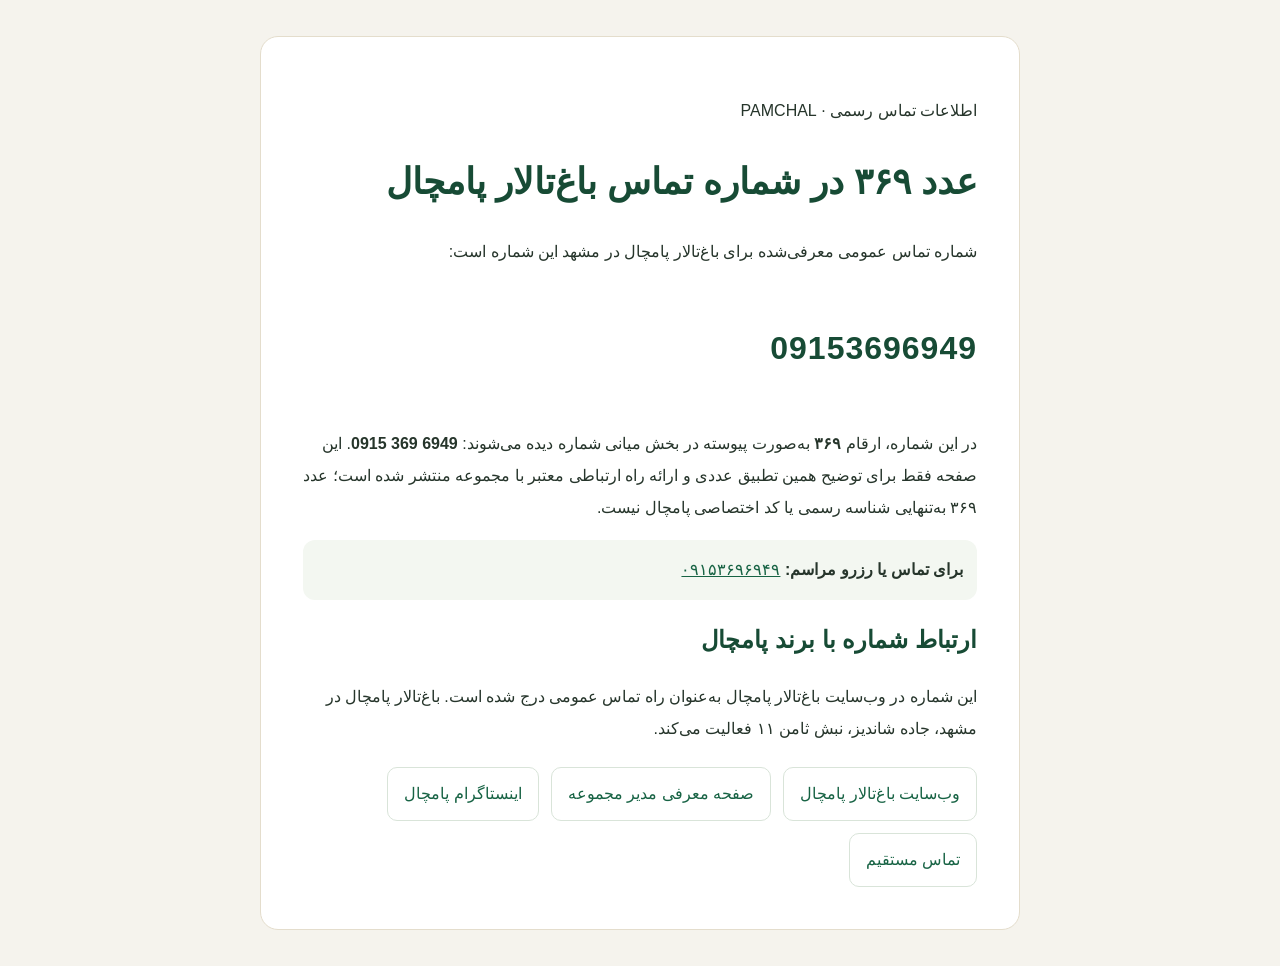
<file: 369.html>
<!doctype html>
<html lang="fa" dir="rtl">
<head>
<meta charset="utf-8">
<meta name="viewport" content="width=device-width, initial-scale=1">
<meta name="robots" content="index,follow,max-image-preview:large">
<title>عدد ۳۶۹ در شماره تماس پامچال | ۰۹۱۵۳۶۹۶۹۴۹</title>
<meta name="description" content="توضیح شفاف درباره توالی ۳۶۹ در شماره تماس عمومی باغ‌تالار پامچال مشهد: ۰۹۱۵۳۶۹۶۹۴۹. شماره تماس و راه‌های ارتباط رسمی با مجموعه.">
<link rel="canonical" href="https://pamchal.vercel.app/369.html">
<meta property="og:type" content="website">
<meta property="og:locale" content="fa_IR">
<meta property="og:title" content="عدد ۳۶۹ در شماره تماس پامچال">
<meta property="og:description" content="توالی ۳۶۹ در شماره تماس عمومی باغ‌تالار پامچال: ۰۹۱۵۳۶۹۶۹۴۹">
<meta property="og:url" content="https://pamchal.vercel.app/369.html">
<script type="application/ld+json">
{
  "@context":"https://schema.org",
  "@type":"WebPage",
  "@id":"https://pamchal.vercel.app/369.html#webpage",
  "url":"https://pamchal.vercel.app/369.html",
  "name":"عدد ۳۶۹ در شماره تماس پامچال",
  "inLanguage":"fa-IR",
  "about":{
    "@type":"Organization",
    "name":"باغ‌تالار پامچال",
    "url":"https://pamchal.vercel.app/",
    "telephone":"+989153696949",
    "sameAs":["https://www.instagram.com/pamchal_garden_hall/"]
  },
  "mainEntity":{
    "@type":"ContactPoint",
    "telephone":"+989153696949",
    "contactType":"اطلاعات و رزرو باغ‌تالار پامچال",
    "availableLanguage":["Persian"]
  }
}
</script>
<style>
*{box-sizing:border-box}body{margin:0;background:#f5f3ed;color:#26352b;font-family:Tahoma,Arial,sans-serif;line-height:2}main{max-width:760px;margin:36px auto;padding:clamp(22px,5vw,42px);background:#fff;border:1px solid #e4ddcc;border-radius:18px}h1,h2{color:#174b35;line-height:1.7}h1{font-size:clamp(25px,5vw,36px)}a{color:#176344}.number{direction:ltr;unicode-bidi:embed;display:inline-block;font-size:clamp(24px,5vw,32px);font-weight:bold;letter-spacing:1px;color:#174b35}.note{padding:14px;background:#f3f7f1;border-radius:12px}.actions{display:flex;gap:12px;flex-wrap:wrap;margin-top:22px}.actions a{padding:10px 16px;border:1px solid #d9e4d9;border-radius:10px;text-decoration:none}
</style>
</head>
<body>
<main>
<p>اطلاعات تماس رسمی · PAMCHAL</p>
<h1>عدد ۳۶۹ در شماره تماس باغ‌تالار پامچال</h1>
<p>شماره تماس عمومی معرفی‌شده برای باغ‌تالار پامچال در مشهد این شماره است:</p>
<p class="number" dir="ltr">09153696949</p>
<p>در این شماره، ارقام <strong>۳۶۹</strong> به‌صورت پیوسته در بخش میانی شماره دیده می‌شوند: <strong dir="ltr">0915&nbsp;369&nbsp;6949</strong>. این صفحه فقط برای توضیح همین تطبیق عددی و ارائه راه ارتباطی معتبر با مجموعه منتشر شده است؛ عدد ۳۶۹ به‌تنهایی شناسه رسمی یا کد اختصاصی پامچال نیست.</p>
<div class="note">
<strong>برای تماس یا رزرو مراسم:</strong>
<a href="tel:+989153696949">۰۹۱۵۳۶۹۶۹۴۹</a>
</div>
<h2>ارتباط شماره با برند پامچال</h2>
<p>این شماره در وب‌سایت باغ‌تالار پامچال به‌عنوان راه تماس عمومی درج شده است. باغ‌تالار پامچال در مشهد، جاده شاندیز، نبش ثامن ۱۱ فعالیت می‌کند.</p>
<div class="actions">
<a href="https://pamchal.vercel.app/">وب‌سایت باغ‌تالار پامچال</a>
<a href="https://pamchal.vercel.app/seyed-mohsen-robatjazi.html">صفحه معرفی مدیر مجموعه</a>
<a href="https://www.instagram.com/pamchal_garden_hall/">اینستاگرام پامچال</a>
<a href="tel:+989153696949">تماس مستقیم</a>
</div>
</main>
</body>
</html>
</file>
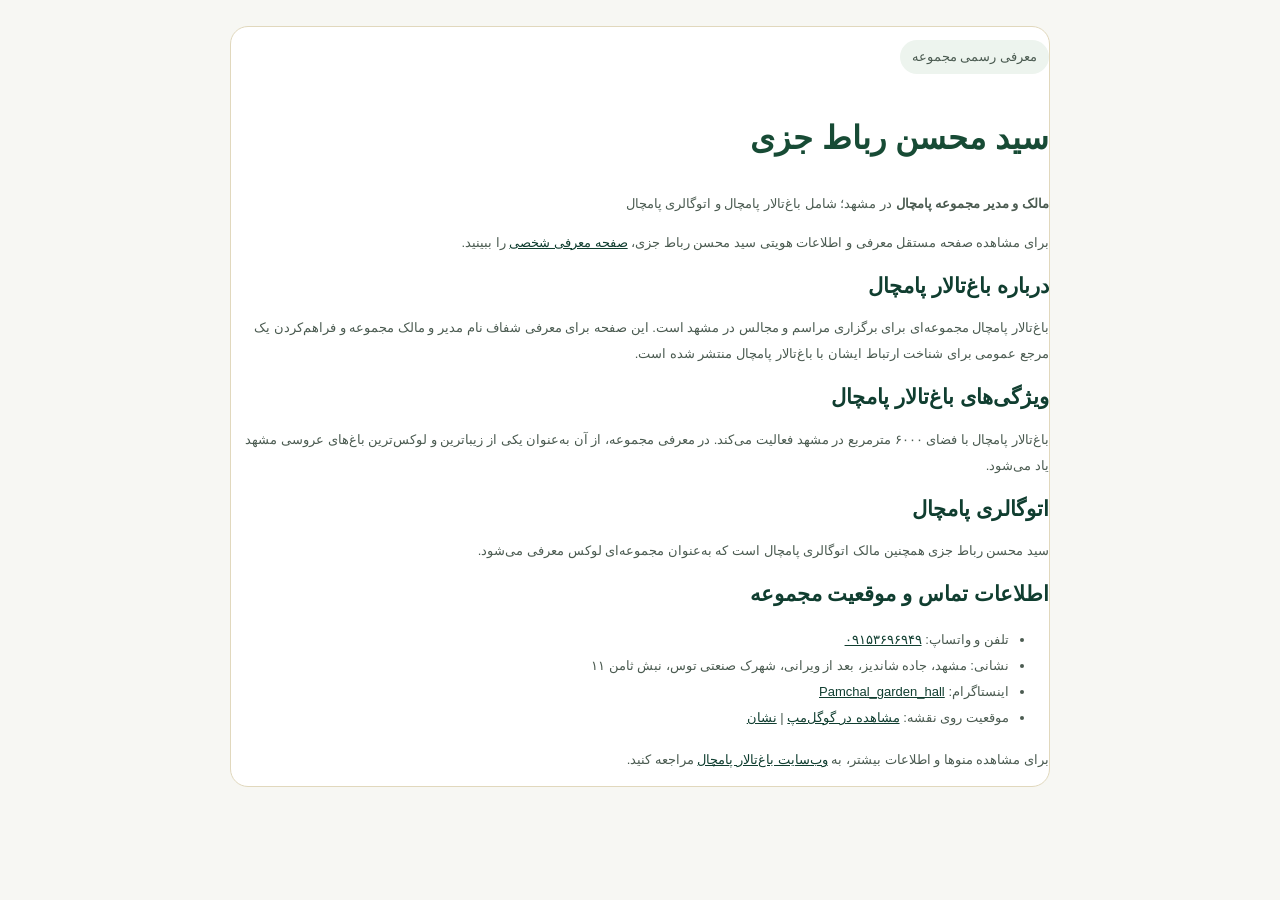
<file: about-owner.html>
<!doctype html>
<html lang="fa" dir="rtl">
<head>
<meta charset="utf-8">
<meta name="viewport" content="width=device-width, initial-scale=1">
<meta name="robots" content="index,follow,max-image-preview:large">
<title>سید محسن رباط جزی | مدیر و مالک باغ‌تالار پامچال مشهد</title>
<meta name="description" content="معرفی سید محسن رباط جزی، مدیر و مالک باغ‌تالار پامچال در مشهد. اطلاعات تماس و راه‌های ارتباط با باغ‌تالار پامچال.">
<link rel="canonical" href="https://pamchal.vercel.app/about-owner.html">
<meta property="og:type" content="profile">
<meta property="og:locale" content="fa_IR">
<meta property="og:title" content="سید محسن رباط جزی | باغ‌تالار پامچال">
<meta property="og:description" content="صفحه معرفی مدیر و مالک باغ‌تالار پامچال در مشهد.">
<meta property="og:url" content="https://pamchal.vercel.app/about-owner.html">
<script type="application/ld+json">
{
 "@context":"https://schema.org",
 "@type":"Person",
 "@id":"https://pamchal.vercel.app/seyed-mohsen-robatjazi.html#person",
 "name":"سید محسن رباط جزی",
 "alternateName":["سیدمحسن رباط‌جزی","Seyed Mohsen Robatjazi","Mohsen Robatjazi"],
 "url":"https://pamchal.vercel.app/seyed-mohsen-robatjazi.html",
 "jobTitle":"مدیر و مالک",
 "worksFor":{
   "@type":"EventVenue",
   "name":"باغ‌تالار پامچال",
   "url":"https://pamchal.vercel.app/",
   "telephone":"+989153696949",
   "address":{
     "@type":"PostalAddress",
     "streetAddress":"جاده شاندیز، بعد از ویرانی، شهرک صنعتی توس، نبش ثامن ۱۱",
     "addressLocality":"مشهد",
     "addressRegion":"خراسان رضوی",
     "addressCountry":"IR"
   }
 },
 "sameAs":["https://www.instagram.com/pamchal_garden_hall/"]
}
</script>
<style>
:root{color-scheme:light}*{box-sizing:border-box}body{margin:0;background:#f5f3ed;color:#202820;font-family:Tahoma,Arial,sans-serif;line-height:2}main{max-width:820px;margin:40px auto;padding:28px;background:#fff;border:1px solid #e1d8bd;border-radius:18px}h1,h2{color:#174b35}h1{font-size:2rem}a{color:#176344}.tag{display:inline-block;background:#edf4ee;padding:4px 12px;border-radius:20px;color:#174b35}
</style>
  <link rel="stylesheet" href="/pamchal-subpages.css?v=20261118-clean">
</head>
<body>
<main>
<p class="tag">معرفی رسمی مجموعه</p>
<h1>سید محسن رباط جزی</h1>
<p><strong>مالک و مدیر مجموعه پامچال</strong> در مشهد؛ شامل باغ‌تالار پامچال و اتوگالری پامچال</p>
<p>برای مشاهده صفحه مستقل معرفی و اطلاعات هویتی سید محسن رباط جزی، <a href="https://pamchal.vercel.app/seyed-mohsen-robatjazi.html">صفحه معرفی شخصی</a> را ببینید.</p>
<h2>درباره باغ‌تالار پامچال</h2>
<p>باغ‌تالار پامچال مجموعه‌ای برای برگزاری مراسم و مجالس در مشهد است. این صفحه برای معرفی شفاف نام مدیر و مالک مجموعه و فراهم‌کردن یک مرجع عمومی برای شناخت ارتباط ایشان با باغ‌تالار پامچال منتشر شده است.</p>
<h2>ویژگی‌های باغ‌تالار پامچال</h2>
<p>باغ‌تالار پامچال با فضای ۶۰۰۰ مترمربع در مشهد فعالیت می‌کند. در معرفی مجموعه، از آن به‌عنوان یکی از زیباترین و لوکس‌ترین باغ‌های عروسی مشهد یاد می‌شود.</p>
<h2>اتوگالری پامچال</h2>
<p>سید محسن رباط جزی همچنین مالک اتوگالری پامچال است که به‌عنوان مجموعه‌ای لوکس معرفی می‌شود.</p>
<h2>اطلاعات تماس و موقعیت مجموعه</h2>
<ul>
<li>تلفن و واتساپ: <a href="tel:+989153696949">۰۹۱۵۳۶۹۶۹۴۹</a></li>
<li>نشانی: مشهد، جاده شاندیز، بعد از ویرانی، شهرک صنعتی توس، نبش ثامن ۱۱</li>
<li>اینستاگرام: <a href="https://www.instagram.com/pamchal_garden_hall/">Pamchal_garden_hall</a></li>
<li>موقعیت روی نقشه: <a href="https://www.google.com/maps/search/?api=1&amp;query=36.41394246164471,59.39042164504815">مشاهده در گوگل‌مپ</a> | <a href="https://nshn.ir/44_b10Qp5JLVH2">نشان</a></li>
</ul>
<p>برای مشاهده منوها و اطلاعات بیشتر، به <a href="https://pamchal.vercel.app/">وب‌سایت باغ‌تالار پامچال</a> مراجعه کنید.</p>
</main>
</body>
</html>
</file>
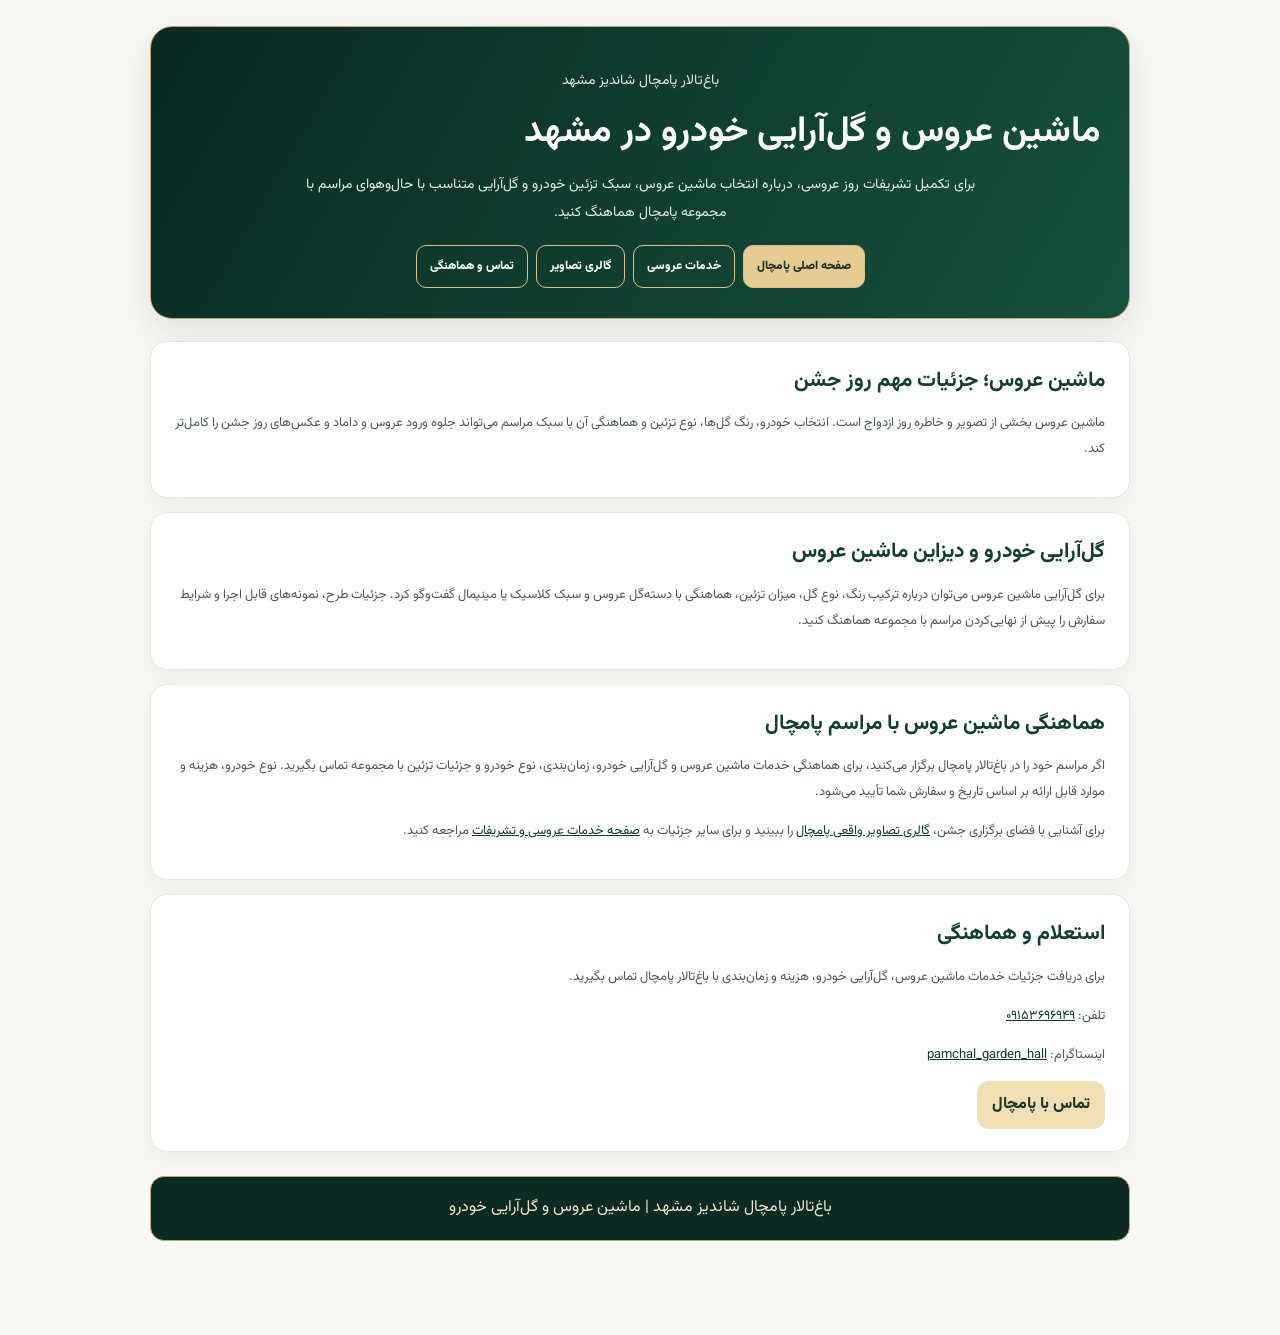
<file: bridal-car.html>
<!doctype html>
<html lang="fa" dir="rtl">
<head>
<meta charset="utf-8"><meta name="viewport" content="width=device-width,initial-scale=1">
<meta name="robots" content="index,follow,max-image-preview:large">
<title>ماشین عروس و گل‌آرایی خودرو در مشهد | باغ‌تالار پامچال</title>
<meta name="description" content="خدمات ماشین عروس و گل‌آرایی خودرو برای مراسم عروسی در مشهد با هماهنگی باغ‌تالار پامچال شاندیز. برای مشاهده نمونه‌ها، جزئیات سبک تزئین و هماهنگی تاریخ تماس بگیرید.">
<link rel="canonical" href="https://pamchal.vercel.app/bridal-car.html">
<meta property="og:type" content="website"><meta property="og:locale" content="fa_IR">
<meta property="og:title" content="ماشین عروس و گل‌آرایی خودرو | پامچال مشهد">
<meta property="og:description" content="هماهنگی خدمات ماشین عروس و گل‌آرایی خودرو برای مراسم عروسی در مشهد.">
<meta property="og:url" content="https://pamchal.vercel.app/bridal-car.html">
<link href="https://fonts.googleapis.com/css2?family=Vazirmatn:wght@400;500;600;700;800;900&display=swap" rel="stylesheet">
<style>
:root{--g:#073b2d;--g2:#0d5942;--gold:#c7a45b;--ink:#25332c;--paper:#f7f5ef}
*{box-sizing:border-box}body{margin:0;background:var(--paper);color:var(--ink);font-family:Vazirmatn,sans-serif;line-height:2}
.wrap{width:min(900px,calc(100% - 28px));margin:auto}
header{margin:22px 0;padding:34px 22px;text-align:center;color:#fff;border:1px solid var(--gold);border-radius:22px;background:linear-gradient(135deg,var(--g),var(--g2))}
h1{color:#f4dfad;font-size:clamp(26px,5vw,38px);line-height:1.55;margin:8px 0}
header p{max-width:700px;margin:10px auto;color:#f4f5f2}
nav{display:flex;justify-content:center;gap:10px;flex-wrap:wrap;margin-top:18px}
nav a,.cta{display:inline-block;padding:9px 15px;border-radius:12px;background:#f1dfb4;color:#18392c;text-decoration:none;font-weight:800}
section{background:#fff;border:1px solid #e6dfcf;border-radius:18px;padding:22px;margin:16px 0;box-shadow:0 8px 24px #23372a0b}
h2{color:var(--g);font-size:22px;margin:0 0 8px}h3{color:#725a2b;margin:18px 0 4px}
a{color:var(--g2)}.contact{background:#eef3ed;border-right:4px solid var(--gold)}
footer{text-align:center;padding:22px;color:#59665e}
@media(max-width:600px){header{padding:25px 16px}section{padding:18px}}
</style>
<script type="application/ld+json">
{"@context":"https://schema.org","@type":"Service","name":"هماهنگی ماشین عروس و گل‌آرایی خودرو","serviceType":"ماشین عروس و تزئین و گل‌آرایی خودرو برای مراسم عروسی","areaServed":{"@type":"City","name":"مشهد"},"provider":{"@type":"EventVenue","name":"باغ‌تالار پامچال شاندیز","url":"https://pamchal.vercel.app/","telephone":"+989153696949"},"url":"https://pamchal.vercel.app/bridal-car.html"}
</script>
  <link rel="stylesheet" href="/pamchal-subpages.css?v=20261118-clean">
</head>
<body><div class="wrap">
<header><p>باغ‌تالار پامچال شاندیز مشهد</p><h1>ماشین عروس و گل‌آرایی خودرو در مشهد</h1>
<p>برای تکمیل تشریفات روز عروسی، درباره انتخاب ماشین عروس، سبک تزئین خودرو و گل‌آرایی متناسب با حال‌وهوای مراسم با مجموعه پامچال هماهنگ کنید.</p>
<nav><a href="/">صفحه اصلی پامچال</a><a href="/wedding-services.html">خدمات عروسی</a><a href="/gallery.html">گالری تصاویر</a><a href="tel:+989153696949">تماس و هماهنگی</a></nav></header>
<main>
<section><h2>ماشین عروس؛ جزئیات مهم روز جشن</h2><p>ماشین عروس بخشی از تصویر و خاطره روز ازدواج است. انتخاب خودرو، رنگ گل‌ها، نوع تزئین و هماهنگی آن با سبک مراسم می‌تواند جلوه ورود عروس و داماد و عکس‌های روز جشن را کامل‌تر کند.</p></section>
<section><h2>گل‌آرایی خودرو و دیزاین ماشین عروس</h2><p>برای گل‌آرایی ماشین عروس می‌توان درباره ترکیب رنگ، نوع گل، میزان تزئین، هماهنگی با دسته‌گل عروس و سبک کلاسیک یا مینیمال گفت‌وگو کرد. جزئیات طرح، نمونه‌های قابل اجرا و شرایط سفارش را پیش از نهایی‌کردن مراسم با مجموعه هماهنگ کنید.</p></section>
<section><h2>هماهنگی ماشین عروس با مراسم پامچال</h2><p>اگر مراسم خود را در باغ‌تالار پامچال برگزار می‌کنید، برای هماهنگی خدمات ماشین عروس و گل‌آرایی خودرو، زمان‌بندی، نوع خودرو و جزئیات تزئین با مجموعه تماس بگیرید. نوع خودرو، هزینه و موارد قابل ارائه بر اساس تاریخ و سفارش شما تأیید می‌شود.</p><p>برای آشنایی با فضای برگزاری جشن، <a href="/gallery.html">گالری تصاویر واقعی پامچال</a> را ببینید و برای سایر جزئیات به <a href="/wedding-services.html">صفحه خدمات عروسی و تشریفات</a> مراجعه کنید.</p></section>
<section class="contact"><h2>استعلام و هماهنگی</h2><p>برای دریافت جزئیات خدمات ماشین عروس، گل‌آرایی خودرو، هزینه و زمان‌بندی با باغ‌تالار پامچال تماس بگیرید.</p><p>تلفن: <a href="tel:+989153696949">۰۹۱۵۳۶۹۶۹۴۹</a></p><p>اینستاگرام: <a href="https://www.instagram.com/pamchal_garden_hall/" target="_blank" rel="noopener">pamchal_garden_hall</a></p><a class="cta" href="tel:+989153696949">تماس با پامچال</a></section>
</main><footer>باغ‌تالار پامچال شاندیز مشهد | ماشین عروس و گل‌آرایی خودرو</footer>
</div></body></html>
</file>
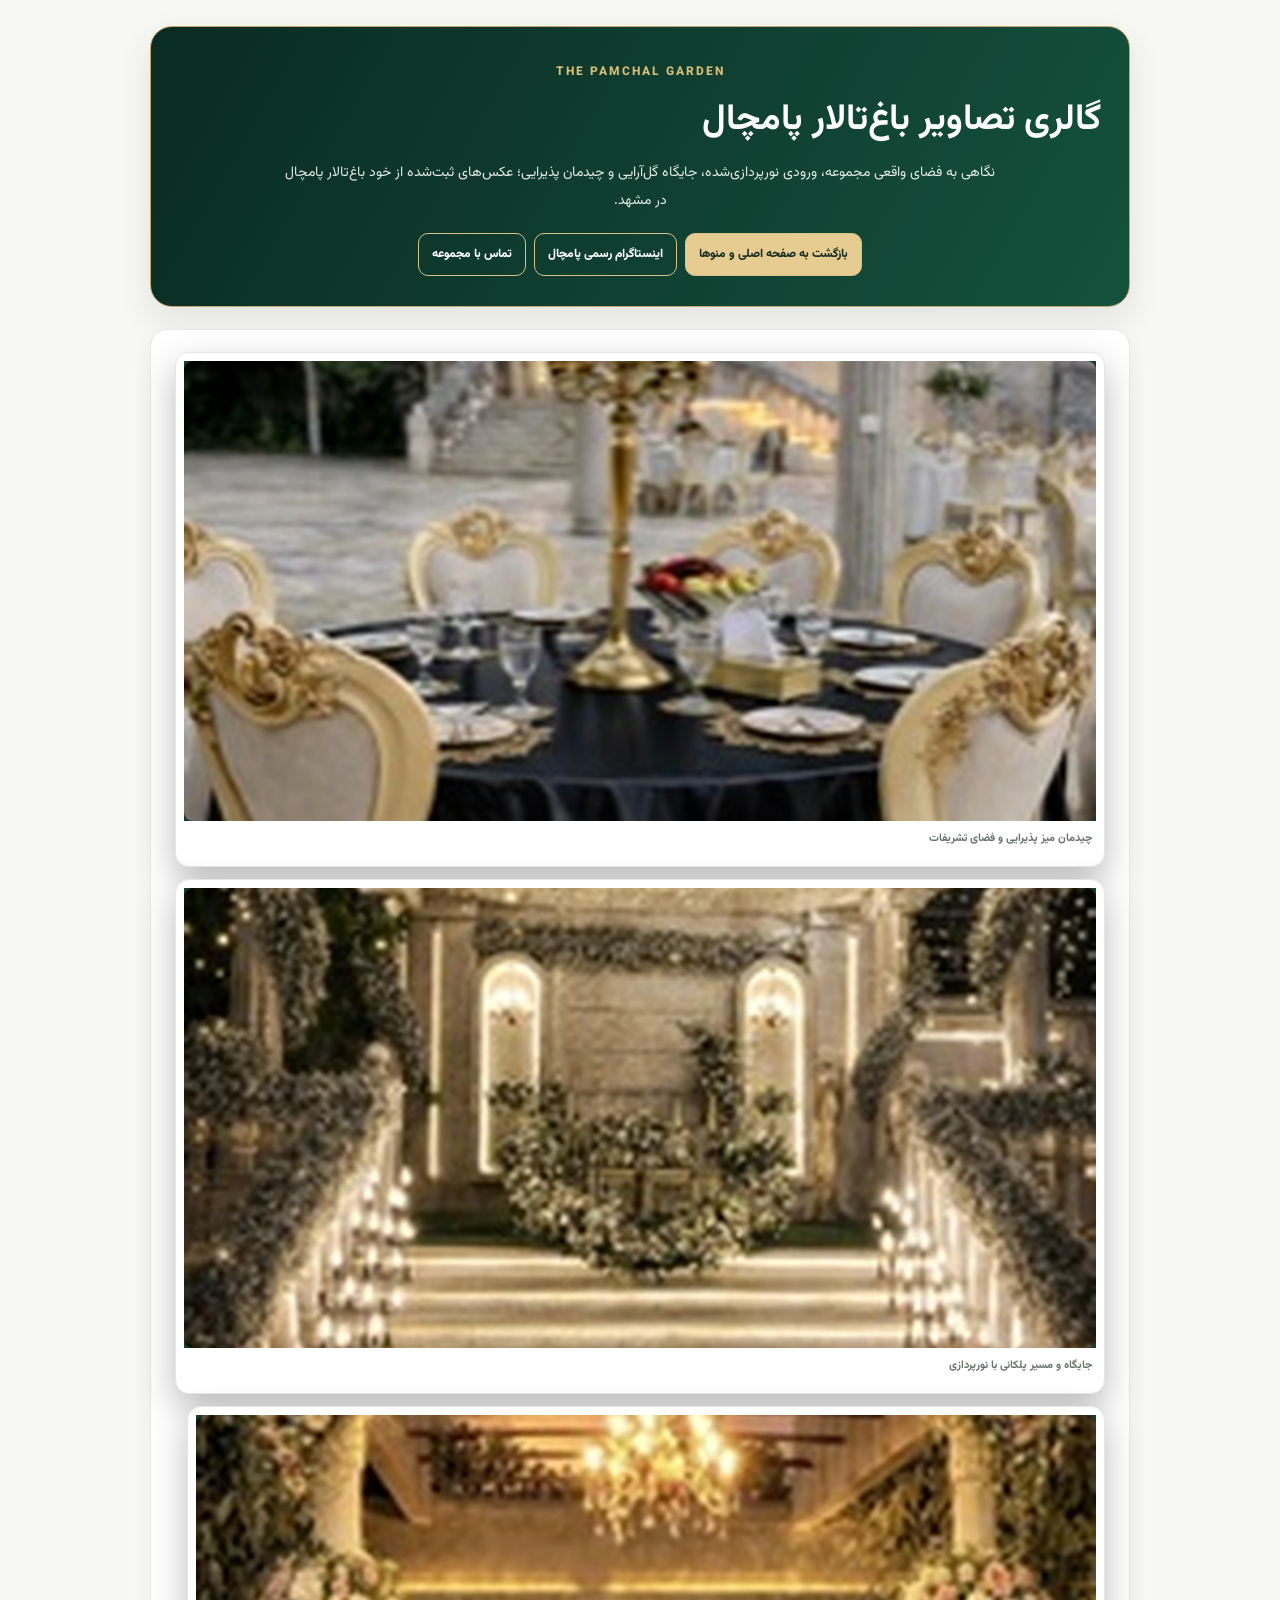
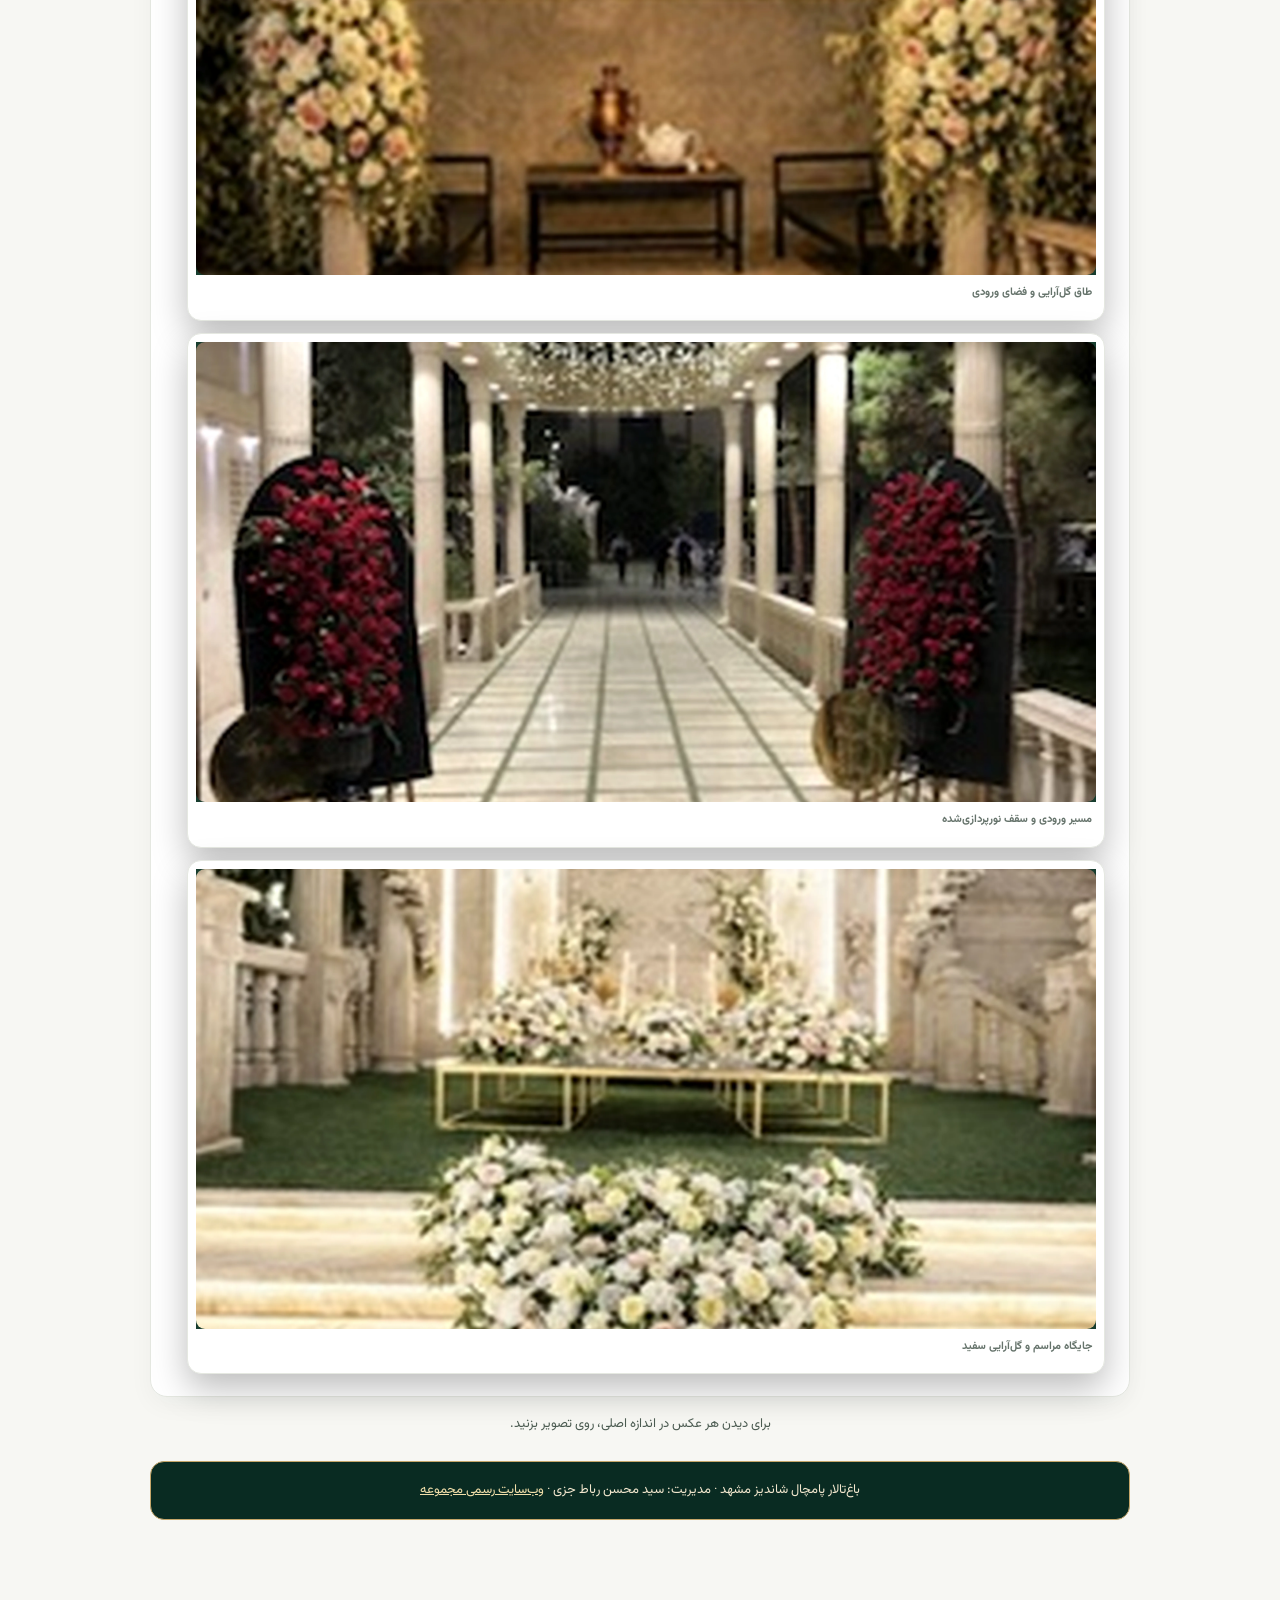
<file: gallery.html>
<!doctype html>
<html lang="fa" dir="rtl">
<head>
<meta charset="utf-8">
<meta name="viewport" content="width=device-width, initial-scale=1">
<meta name="robots" content="index,follow,max-image-preview:large">
<title>گالری تصاویر واقعی باغ‌تالار پامچال شاندیز مشهد</title>
<meta name="description" content="مشاهده تصاویر واقعی فضای باغ، ورودی نورپردازی‌شده، جایگاه عروس و داماد و چیدمان پذیرایی باغ‌تالار پامچال در مشهد و شاندیز.">
<link rel="canonical" href="https://pamchal.vercel.app/gallery.html">
<meta property="og:type" content="website">
<meta property="og:locale" content="fa_IR">
<meta property="og:site_name" content="باغ‌تالار پامچال">
<meta property="og:title" content="گالری تصاویر واقعی باغ‌تالار پامچال">
<meta property="og:description" content="تصاویر فضای واقعی باغ‌تالار پامچال در مشهد؛ ورودی، نورپردازی، جایگاه و چیدمان مراسم.">
<meta property="og:url" content="https://pamchal.vercel.app/gallery.html">
<meta property="og:image" content="https://pamchal.vercel.app/images/pamchal-02.webp">
<meta name="twitter:card" content="summary_large_image">
<link rel="preconnect" href="https://fonts.googleapis.com">
<link rel="preconnect" href="https://fonts.gstatic.com" crossorigin>
<link href="https://fonts.googleapis.com/css2?family=Vazirmatn:wght@400;500;600;700;800;900&display=swap" rel="stylesheet">
<style>
:root{color-scheme:dark;--green:#082f24;--green2:#104a36;--gold:#d8bd78;--cream:#f4ecd8}
*{box-sizing:border-box}
body{margin:0;background:radial-gradient(ellipse at 50% -20%,#245b43 0,transparent 48%),linear-gradient(180deg,#071f19,#0b3025 55%,#071e18);color:#fff;font-family:Vazirmatn, sans-serif;line-height:1.9}
main{width:min(1180px,calc(100% - 32px));margin:auto;padding:28px 0 56px}
header{text-align:center;padding:42px 18px 34px;border:1px solid #bda05b;border-radius:24px;background:linear-gradient(140deg,#0c3a2aee,#071f19ee);box-shadow:0 24px 70px #0005}
.eyebrow{color:var(--gold);font-size:12px;letter-spacing:2px;font-weight:800}
h1{font-size:clamp(27px,5vw,46px);line-height:1.5;color:#f2dfaa;margin:8px 0}
header p{max-width:720px;margin:0 auto;color:#e4e0d5}
.actions{display:flex;justify-content:center;gap:10px;flex-wrap:wrap;margin-top:22px}
.actions a{display:inline-block;text-decoration:none;border:1px solid var(--gold);border-radius:999px;padding:9px 20px;color:#f6e7be;font-weight:700}
.actions a.primary{background:linear-gradient(120deg,#e7cf91,#b28c43);color:#17271d}
.grid{display:grid;grid-template-columns:repeat(6,1fr);gap:16px;margin:28px 0}
figure{grid-column:span 2;margin:0;overflow:hidden;border:1px solid #bda05b77;border-radius:18px;background:#102d22;box-shadow:0 14px 35px #0004}
figure:nth-child(1),figure:nth-child(2){grid-column:span 3}
figure a{display:block;overflow:hidden;background:#173d2e}
figure img{display:block;width:100%;height:clamp(250px,34vw,410px);object-fit:cover;transition:transform .5s}
figure a:hover img{transform:scale(1.035)}
figcaption{padding:12px 15px;color:#f1e2bb;font-weight:700}
.note{text-align:center;color:#c8c2b2;font-size:14px;margin:10px auto 0}
footer{text-align:center;margin-top:38px;padding:20px;border-top:1px solid #bda05b66;color:#d6d0c2;font-size:13px}
@media(max-width:700px){main{width:min(100% - 20px,600px);padding-top:12px}.grid{grid-template-columns:1fr 1fr;gap:10px}figure,figure:nth-child(1),figure:nth-child(2){grid-column:span 1}figure img{height:240px}figure:first-child{grid-column:span 2}header{padding:30px 15px;border-radius:18px}}
@media(max-width:390px){.grid{grid-template-columns:1fr}figure,figure:nth-child(1),figure:nth-child(2){grid-column:span 1}figure img{height:260px}}
</style>
<script type="application/ld+json">
{"@context":"https://schema.org","@type":"ImageGallery","name":"گالری تصاویر باغ‌تالار پامچال","url":"https://pamchal.vercel.app/gallery.html","about":{"@type":"EventVenue","name":"باغ‌تالار پامچال","address":{"@type":"PostalAddress","addressLocality":"مشهد","addressRegion":"خراسان رضوی","addressCountry":"IR"}},"image":["https://pamchal.vercel.app/images/pamchal-01.webp","https://pamchal.vercel.app/images/pamchal-02.webp","https://pamchal.vercel.app/images/pamchal-03.webp","https://pamchal.vercel.app/images/pamchal-04.webp","https://pamchal.vercel.app/images/pamchal-05.webp"]}
</script>
  <link rel="stylesheet" href="/pamchal-subpages.css?v=20261118-clean">
</head>
<body><main>
<header><span class="eyebrow">THE PAMCHAL GARDEN</span><h1>گالری تصاویر باغ‌تالار پامچال</h1><p>نگاهی به فضای واقعی مجموعه، ورودی نورپردازی‌شده، جایگاه گل‌آرایی و چیدمان پذیرایی؛ عکس‌های ثبت‌شده از خود باغ‌تالار پامچال در مشهد.</p><nav class="actions"><a class="primary" href="/">بازگشت به صفحه اصلی و منوها</a><a href="https://www.instagram.com/pamchal_garden_hall/" target="_blank" rel="noopener">اینستاگرام رسمی پامچال</a><a href="tel:+989153696949">تماس با مجموعه</a></nav></header>
<section class="grid" aria-label="تصاویر واقعی باغ‌تالار پامچال">
<figure><a href="/images/pamchal-01.webp"><img src="/images/pamchal-01.webp" alt="چیدمان میز پذیرایی و صندلی‌های تشریفاتی در باغ‌تالار پامچال" width="5112" height="7680" fetchpriority="high"></a><figcaption>چیدمان میز پذیرایی و فضای تشریفات</figcaption></figure>
<figure><a href="/images/pamchal-02.webp"><img src="/images/pamchal-02.webp" alt="راه‌پله و جایگاه گل‌آرایی‌شده باغ‌تالار پامچال با نورپردازی شب" width="5112" height="7680" loading="lazy"></a><figcaption>جایگاه و مسیر پلکانی با نورپردازی</figcaption></figure>
<figure><a href="/images/pamchal-03.webp"><img src="/images/pamchal-03.webp" alt="فضای ورودی و طاق گل‌آرایی باغ‌تالار پامچال" width="4776" height="7680" loading="lazy"></a><figcaption>طاق گل‌آرایی و فضای ورودی</figcaption></figure>
<figure><a href="/images/pamchal-04.webp"><img src="/images/pamchal-04.webp" alt="مسیر ورودی باغ‌تالار پامچال با سقف نورپردازی‌شده" width="5760" height="7680" loading="lazy"></a><figcaption>مسیر ورودی و سقف نورپردازی‌شده</figcaption></figure>
<figure><a href="/images/pamchal-05.webp"><img src="/images/pamchal-05.webp" alt="جایگاه مراسم و گل‌آرایی سفید باغ‌تالار پامچال" width="5592" height="7680" loading="lazy"></a><figcaption>جایگاه مراسم و گل‌آرایی سفید</figcaption></figure>
</section>
<p class="note">برای دیدن هر عکس در اندازه اصلی، روی تصویر بزنید.</p>
<footer>باغ‌تالار پامچال شاندیز مشهد · مدیریت: سید محسن رباط جزی · <a href="/" style="color:#f2dfaa">وب‌سایت رسمی مجموعه</a></footer>
</main></body></html>
</file>
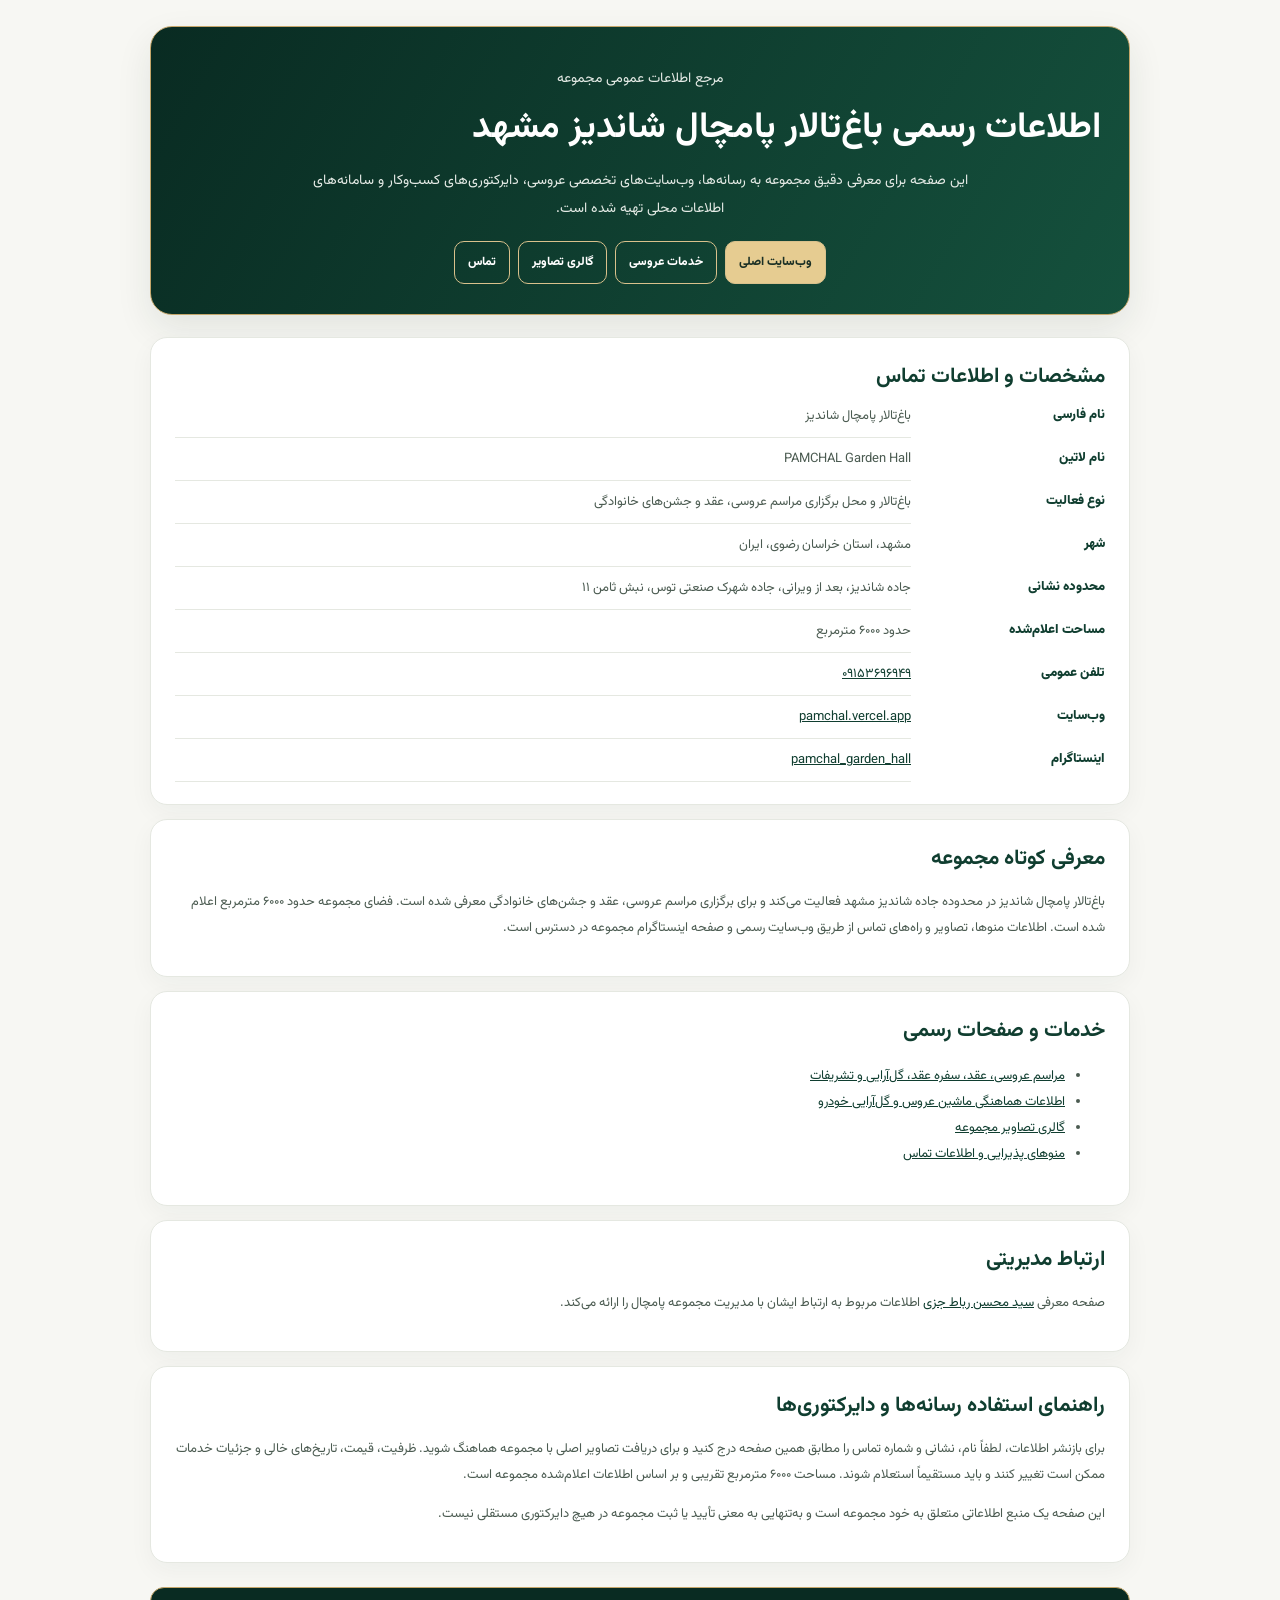
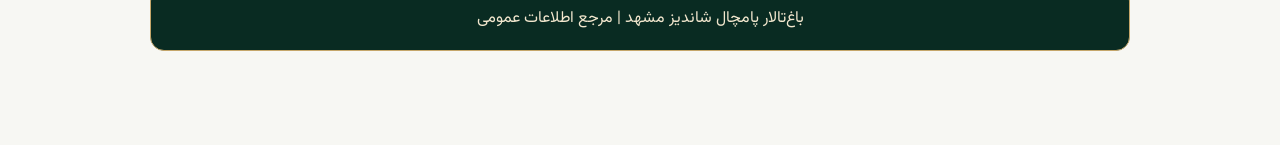
<file: media-kit.html>
<!doctype html>
<html lang="fa" dir="rtl">
<head>
<meta charset="utf-8"><meta name="viewport" content="width=device-width,initial-scale=1">
<meta name="robots" content="index,follow">
<title>اطلاعات رسمی و رسانه‌ای باغ‌تالار پامچال شاندیز مشهد</title>
<meta name="description" content="اطلاعات رسمی باغ‌تالار پامچال شاندیز مشهد برای رسانه‌ها و دایرکتوری‌های کسب‌وکار: معرفی مجموعه، نشانی، تلفن، وب‌سایت، اینستاگرام و صفحات خدمات.">
<link rel="canonical" href="https://pamchal.vercel.app/media-kit.html">
<meta property="og:type" content="website"><meta property="og:locale" content="fa_IR">
<meta property="og:title" content="اطلاعات رسمی باغ‌تالار پامچال شاندیز مشهد">
<meta property="og:description" content="مرجع اطلاعات تماس و معرفی باغ‌تالار پامچال برای رسانه‌ها و وب‌سایت‌های معرفی کسب‌وکار.">
<meta property="og:url" content="https://pamchal.vercel.app/media-kit.html">
<link href="https://fonts.googleapis.com/css2?family=Vazirmatn:wght@400;500;600;700;800&display=swap" rel="stylesheet">
<style>
:root{--g:#073b2d;--g2:#0d5942;--gold:#c7a45b;--ink:#24332c;--paper:#f7f5ef}
*{box-sizing:border-box}body{margin:0;background:var(--paper);color:var(--ink);font-family:Vazirmatn,sans-serif;line-height:2}
main{width:min(850px,calc(100% - 28px));margin:24px auto}
header{background:linear-gradient(135deg,var(--g),var(--g2));color:#fff;border:1px solid var(--gold);border-radius:22px;padding:30px 22px;text-align:center}
h1{color:#f4dfad;font-size:clamp(24px,5vw,35px);line-height:1.6;margin:8px 0}
header p{max-width:700px;margin:8px auto;color:#f4f5f2}
section{background:white;border:1px solid #e6dfcf;border-radius:17px;padding:22px;margin:16px 0}
h2{color:var(--g);font-size:21px;margin:0 0 8px}
a{color:var(--g2);overflow-wrap:anywhere}
dl{display:grid;grid-template-columns:150px 1fr;gap:7px 14px;margin:0}
dt{font-weight:800;color:#69552c}dd{margin:0}
nav{display:flex;justify-content:center;gap:10px;flex-wrap:wrap;margin-top:17px}
nav a,.cta{display:inline-block;padding:8px 14px;border-radius:11px;background:#f1dfb4;color:#18392c;text-decoration:none;font-weight:800}
.note{background:#eef3ed;border-right:4px solid var(--gold)}
footer{text-align:center;color:#66736b;padding:20px}
@media(max-width:560px){section{padding:17px}dl{grid-template-columns:1fr;gap:0}dd{margin-bottom:9px}}
</style>
<script type="application/ld+json">
{"@context":"https://schema.org","@type":"EventVenue","name":"باغ‌تالار پامچال شاندیز","alternateName":["باغ تالار پامچال مشهد","PAMCHAL Garden Hall"],"url":"https://pamchal.vercel.app/","telephone":"+989153696949","address":{"@type":"PostalAddress","streetAddress":"جاده شاندیز، بعد از ویرانی، جاده شهرک صنعتی توس، نبش ثامن ۱۱","addressLocality":"مشهد","addressRegion":"خراسان رضوی","addressCountry":"IR"},"sameAs":["https://www.instagram.com/pamchal_garden_hall/","https://www.bia2aroosi.com/pamchal-garden/%D8%A8%D8%A7%D8%BA%D8%B3%D8%B1%D8%A7-%D9%88-%D8%AA%D8%A7%D9%84%D8%A7%D8%B1-%D9%BE%D8%A7%D9%85%DA%86%D8%A7%D9%84","https://nshn.ir/44_b10Qp5JLVH2"]}
</script>
  <link rel="stylesheet" href="/pamchal-subpages.css?v=20261118-clean">
</head>
<body><main>
<header><p>مرجع اطلاعات عمومی مجموعه</p><h1>اطلاعات رسمی باغ‌تالار پامچال شاندیز مشهد</h1><p>این صفحه برای معرفی دقیق مجموعه به رسانه‌ها، وب‌سایت‌های تخصصی عروسی، دایرکتوری‌های کسب‌وکار و سامانه‌های اطلاعات محلی تهیه شده است.</p>
<nav><a href="/">وب‌سایت اصلی</a><a href="/wedding-services.html">خدمات عروسی</a><a href="/gallery.html">گالری تصاویر</a><a href="tel:+989153696949">تماس</a></nav></header>
<section><h2>مشخصات و اطلاعات تماس</h2><dl>
<dt>نام فارسی</dt><dd>باغ‌تالار پامچال شاندیز</dd>
<dt>نام لاتین</dt><dd>PAMCHAL Garden Hall</dd>
<dt>نوع فعالیت</dt><dd>باغ‌تالار و محل برگزاری مراسم عروسی، عقد و جشن‌های خانوادگی</dd>
<dt>شهر</dt><dd>مشهد، استان خراسان رضوی، ایران</dd>
<dt>محدوده نشانی</dt><dd>جاده شاندیز، بعد از ویرانی، جاده شهرک صنعتی توس، نبش ثامن ۱۱</dd>
<dt>مساحت اعلام‌شده</dt><dd>حدود ۶۰۰۰ مترمربع</dd>
<dt>تلفن عمومی</dt><dd><a href="tel:+989153696949">۰۹۱۵۳۶۹۶۹۴۹</a></dd>
<dt>وب‌سایت</dt><dd><a href="https://pamchal.vercel.app/">pamchal.vercel.app</a></dd>
<dt>اینستاگرام</dt><dd><a href="https://www.instagram.com/pamchal_garden_hall/">pamchal_garden_hall</a></dd>
</dl></section>
<section><h2>معرفی کوتاه مجموعه</h2><p>باغ‌تالار پامچال شاندیز در محدوده جاده شاندیز مشهد فعالیت می‌کند و برای برگزاری مراسم عروسی، عقد و جشن‌های خانوادگی معرفی شده است. فضای مجموعه حدود ۶۰۰۰ مترمربع اعلام شده است. اطلاعات منوها، تصاویر و راه‌های تماس از طریق وب‌سایت رسمی و صفحه اینستاگرام مجموعه در دسترس است.</p></section>
<section><h2>خدمات و صفحات رسمی</h2><ul>
<li><a href="/wedding-services.html">مراسم عروسی، عقد، سفره عقد، گل‌آرایی و تشریفات</a></li>
<li><a href="/bridal-car.html">اطلاعات هماهنگی ماشین عروس و گل‌آرایی خودرو</a></li>
<li><a href="/gallery.html">گالری تصاویر مجموعه</a></li>
<li><a href="/">منوهای پذیرایی و اطلاعات تماس</a></li>
</ul></section>
<section><h2>ارتباط مدیریتی</h2><p>صفحه معرفی <a href="/seyed-mohsen-robatjazi.html">سید محسن رباط جزی</a> اطلاعات مربوط به ارتباط ایشان با مدیریت مجموعه پامچال را ارائه می‌کند.</p></section>
<section class="note"><h2>راهنمای استفاده رسانه‌ها و دایرکتوری‌ها</h2><p>برای بازنشر اطلاعات، لطفاً نام، نشانی و شماره تماس را مطابق همین صفحه درج کنید و برای دریافت تصاویر اصلی با مجموعه هماهنگ شوید. ظرفیت، قیمت، تاریخ‌های خالی و جزئیات خدمات ممکن است تغییر کنند و باید مستقیماً استعلام شوند. مساحت ۶۰۰۰ مترمربع تقریبی و بر اساس اطلاعات اعلام‌شده مجموعه است.</p><p>این صفحه یک منبع اطلاعاتی متعلق به خود مجموعه است و به‌تنهایی به معنی تأیید یا ثبت مجموعه در هیچ دایرکتوری مستقلی نیست.</p></section>
<footer>باغ‌تالار پامچال شاندیز مشهد | مرجع اطلاعات عمومی</footer>
</main></body></html>
</file>
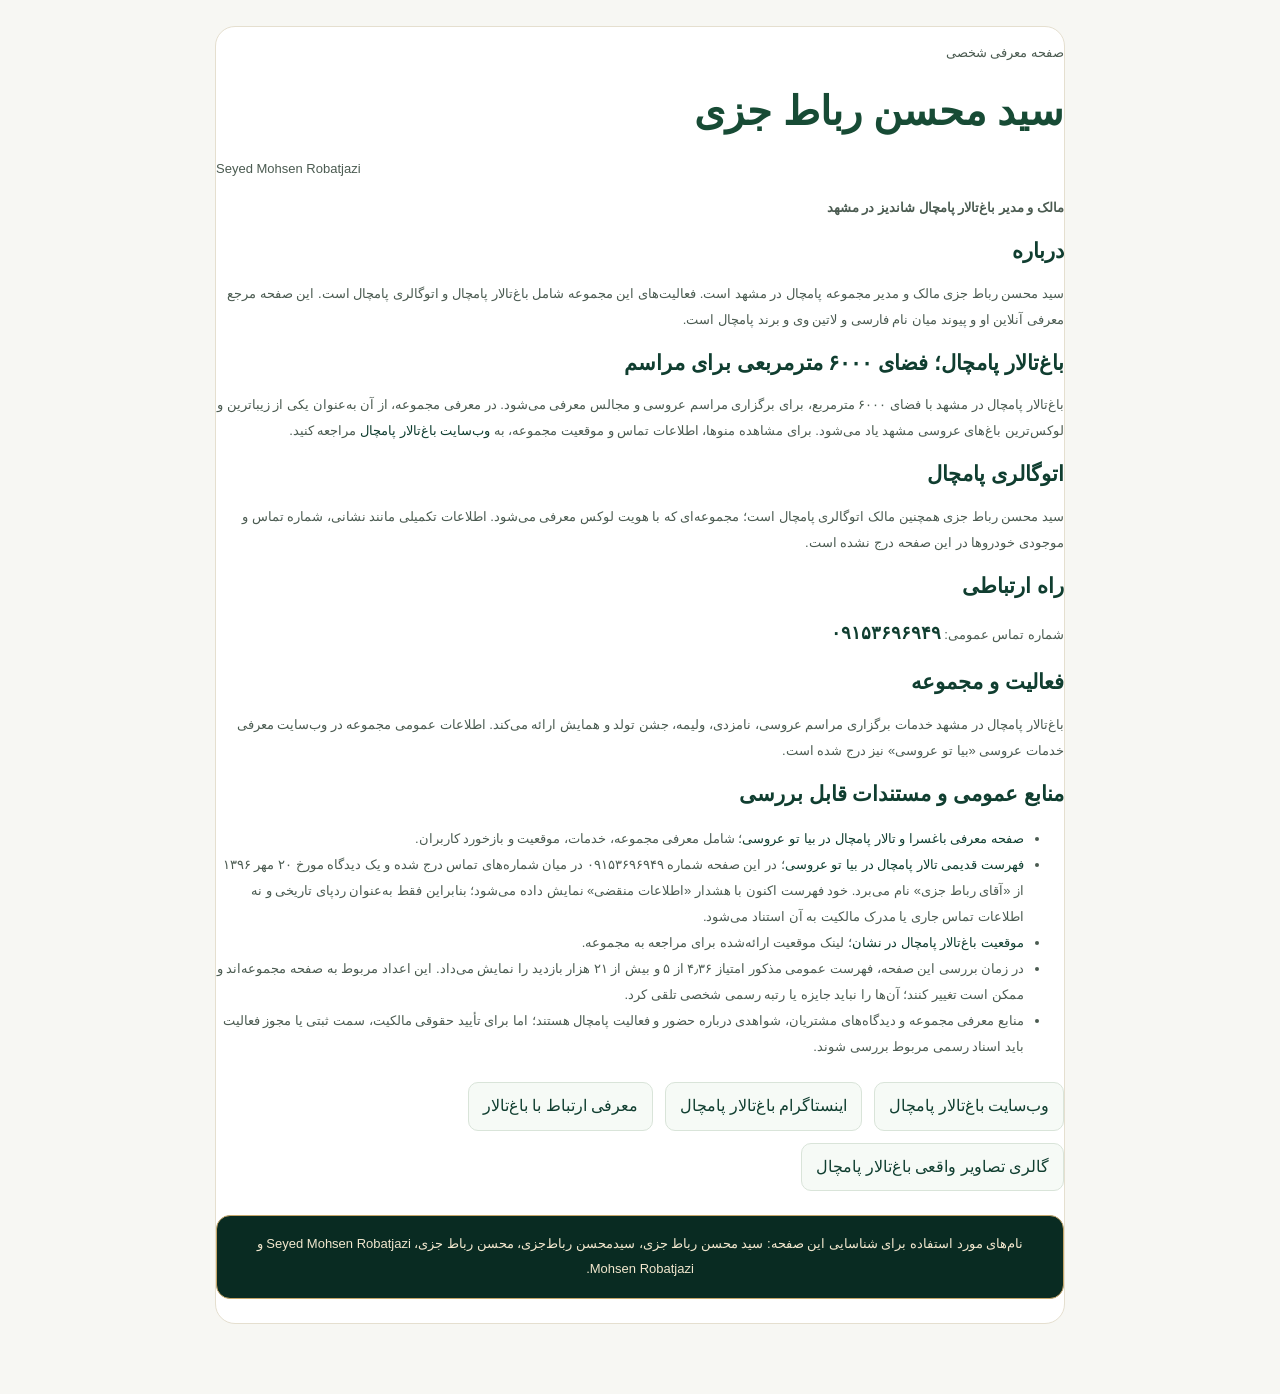
<file: seyed-mohsen-robatjazi.html>
<!doctype html>
<html lang="fa" dir="rtl">
<head>
<meta charset="utf-8">
<meta name="viewport" content="width=device-width, initial-scale=1">
<meta name="robots" content="index,follow,max-image-preview:large">
<title>سید محسن رباط جزی | مالک و مدیر باغ‌تالار پامچال شاندیز</title>
<meta name="description" content="معرفی سید محسن رباط جزی (Seyed Mohsen Robatjazi)، مالک و مدیر باغ‌تالار پامچال شاندیز در مشهد؛ مجموعه‌ای با فضای اعلام‌شده حدود ۶۰۰۰ مترمربع برای برگزاری مراسم عروسی و جشن.">
<meta name="keywords" content="سید محسن رباط جزی, سیدمحسن رباط‌جزی, محسن رباط جزی, Seyed Mohsen Robatjazi, Mohsen Robatjazi, باغ تالار پامچال, مدیر پامچال">
<link rel="canonical" href="https://pamchal.vercel.app/seyed-mohsen-robatjazi.html">
<meta property="og:type" content="profile">
<meta property="og:locale" content="fa_IR">
<meta property="og:title" content="سید محسن رباط جزی | کارآفرین و مالک برند پامچال">
<meta property="og:description" content="معرفی سید محسن رباط جزی، مدیر و مالک باغ‌تالار پامچال در مشهد.">
<meta property="og:url" content="https://pamchal.vercel.app/seyed-mohsen-robatjazi.html">
<script type="application/ld+json">
{
  "@context": "https://schema.org",
  "@graph": [
    {
      "@type": "ProfilePage",
      "@id": "https://pamchal.vercel.app/seyed-mohsen-robatjazi.html#profile",
      "url": "https://pamchal.vercel.app/seyed-mohsen-robatjazi.html",
      "name": "سید محسن رباط جزی | مالک و مدیر باغ‌تالار پامچال شاندیز",
      "inLanguage": "fa",
      "mainEntity": {
        "@id": "https://pamchal.vercel.app/seyed-mohsen-robatjazi.html#person"
      },
      "about": {
        "@id": "https://pamchal.vercel.app/#venue"
      }
    },
    {
      "@type": "Person",
      "@id": "https://pamchal.vercel.app/seyed-mohsen-robatjazi.html#person",
      "name": "سید محسن رباط جزی",
      "alternateName": [
        "سیدمحسن رباط‌جزی",
        "محسن رباط جزی",
        "Seyed Mohsen Robatjazi",
        "Mohsen Robatjazi"
      ],
      "url": "https://pamchal.vercel.app/seyed-mohsen-robatjazi.html",
      "description": "مالک و مدیر باغ‌تالار پامچال شاندیز در مشهد؛ این صفحه، نام فارسی و لاتین او را به وب‌سایت رسمی مجموعه پیوند می‌دهد.",
      "jobTitle": "مالک و مدیر باغ‌تالار پامچال",
      "owns": {
        "@id": "https://pamchal.vercel.app/#venue"
      },
      "worksFor": {
        "@id": "https://pamchal.vercel.app/#venue"
      },
      "telephone": "+989153696949",
      "sameAs": [
        "https://www.instagram.com/pamchal_garden_hall/"
      ],
      "mainEntityOfPage": {
        "@id": "https://pamchal.vercel.app/seyed-mohsen-robatjazi.html#profile"
      }
    },
    {
      "@type": "EventVenue",
      "@id": "https://pamchal.vercel.app/#venue",
      "name": "باغ‌تالار پامچال شاندیز",
      "alternateName": [
        "باغ تالار پامچال",
        "Pamchal Garden Hall"
      ],
      "url": "https://pamchal.vercel.app/",
      "telephone": "+989153696949",
      "address": {
        "@type": "PostalAddress",
        "streetAddress": "جاده شاندیز، بعد از ویرانی، شهرک صنعتی توس، نبش ثامن ۱۱",
        "addressLocality": "مشهد",
        "addressRegion": "خراسان رضوی",
        "addressCountry": "IR"
      },
      "sameAs": [
        "https://www.instagram.com/pamchal_garden_hall/"
      ]
    }
  ]
}
</script>
<style>
*{box-sizing:border-box}body{margin:0;background:#f4f2eb;color:#202820;font-family:Tahoma,Arial,sans-serif;line-height:2.1}main{max-width:850px;margin:38px auto;padding:clamp(22px,5vw,46px);background:#fff;border:1px solid #e5dfcf;border-radius:20px}h1,h2{color:#174b35;line-height:1.6}h1{font-size:clamp(27px,5vw,40px);margin:12px 0}.eyebrow{color:#7a6945;font-size:14px}.en{direction:ltr;unicode-bidi:embed;color:#526256}a{color:#176344;text-decoration:none}a:hover{text-decoration:underline}.links{display:flex;gap:12px;flex-wrap:wrap;margin-top:22px}.links a{padding:8px 14px;border:1px solid #d9e4d9;border-radius:10px;background:#f6faf6}.phone{font-size:1.15rem;font-weight:bold;direction:ltr;unicode-bidi:embed;display:inline-block}footer{margin-top:30px;padding-top:16px;border-top:1px solid #eee;color:#68736a;font-size:13px}
</style>
  <link rel="stylesheet" href="/pamchal-subpages.css?v=20261118-clean">
</head>
<body>
<main>
<p class="eyebrow">صفحه معرفی شخصی</p>
<h1>سید محسن رباط جزی</h1>
<p class="en">Seyed Mohsen Robatjazi</p>
<p><strong>مالک و مدیر باغ‌تالار پامچال شاندیز در مشهد</strong></p>
<h2>درباره</h2>
<p>سید محسن رباط جزی مالک و مدیر مجموعه پامچال در مشهد است. فعالیت‌های این مجموعه شامل باغ‌تالار پامچال و اتوگالری پامچال است. این صفحه مرجع معرفی آنلاین او و پیوند میان نام فارسی و لاتین وی و برند پامچال است.</p>
<h2>باغ‌تالار پامچال؛ فضای ۶۰۰۰ مترمربعی برای مراسم</h2>
<p>باغ‌تالار پامچال در مشهد با فضای ۶۰۰۰ مترمربع، برای برگزاری مراسم عروسی و مجالس معرفی می‌شود. در معرفی مجموعه، از آن به‌عنوان یکی از زیباترین و لوکس‌ترین باغ‌های عروسی مشهد یاد می‌شود. برای مشاهده منوها، اطلاعات تماس و موقعیت مجموعه، به <a href="https://pamchal.vercel.app/">وب‌سایت باغ‌تالار پامچال</a> مراجعه کنید.</p>
<h2>اتوگالری پامچال</h2>
<p>سید محسن رباط جزی همچنین مالک اتوگالری پامچال است؛ مجموعه‌ای که با هویت لوکس معرفی می‌شود. اطلاعات تکمیلی مانند نشانی، شماره تماس و موجودی خودروها در این صفحه درج نشده است.</p>
<h2>راه ارتباطی</h2>
<p>شماره تماس عمومی: <a class="phone" href="tel:+989153696949">۰۹۱۵۳۶۹۶۹۴۹</a></p>
<h2>فعالیت و مجموعه</h2>
<p>باغ‌تالار پامچال در مشهد خدمات برگزاری مراسم عروسی، نامزدی، ولیمه، جشن تولد و همایش ارائه می‌کند. اطلاعات عمومی مجموعه در وب‌سایت معرفی خدمات عروسی «بیا تو عروسی» نیز درج شده است.</p>
<h2>منابع عمومی و مستندات قابل بررسی</h2>
<ul>
<li><a href="https://www.bia2aroosi.com/pamchal-garden/%D8%A8%D8%A7%D8%BA%D8%B3%D8%B1%D8%A7-%D9%88-%D8%AA%D8%A7%D9%84%D8%A7%D8%B1-%D9%BE%D8%A7%D9%85%DA%86%D8%A7%D9%84">صفحه معرفی باغسرا و تالار پامچال در بیا تو عروسی</a>؛ شامل معرفی مجموعه، خدمات، موقعیت و بازخورد کاربران.</li>
<li><a href="https://www.bia2aroosi.com/pamchal-hall/%D8%AA%D8%A7%D9%84%D8%A7%D8%B1-%D9%BE%D8%A7%D9%85%DA%86%D8%A7%D9%84">فهرست قدیمی تالار پامچال در بیا تو عروسی</a>؛ در این صفحه شماره ۰۹۱۵۳۶۹۶۹۴۹ در میان شماره‌های تماس درج شده و یک دیدگاه مورخ ۲۰ مهر ۱۳۹۶ از «آقای رباط جزی» نام می‌برد. خود فهرست اکنون با هشدار «اطلاعات منقضی» نمایش داده می‌شود؛ بنابراین فقط به‌عنوان ردپای تاریخی و نه اطلاعات تماس جاری یا مدرک مالکیت به آن استناد می‌شود.</li>
<li><a href="https://nshn.ir/44_b10Qp5JLVH2">موقعیت باغ‌تالار پامچال در نشان</a>؛ لینک موقعیت ارائه‌شده برای مراجعه به مجموعه.</li>
<li>در زمان بررسی این صفحه، فهرست عمومی مذکور امتیاز ۴٫۳۶ از ۵ و بیش از ۲۱ هزار بازدید را نمایش می‌داد. این اعداد مربوط به صفحه مجموعه‌اند و ممکن است تغییر کنند؛ آن‌ها را نباید جایزه یا رتبه رسمی شخصی تلقی کرد.</li>
<li>منابع معرفی مجموعه و دیدگاه‌های مشتریان، شواهدی درباره حضور و فعالیت پامچال هستند؛ اما برای تأیید حقوقی مالکیت، سمت ثبتی یا مجوز فعالیت باید اسناد رسمی مربوط بررسی شوند.</li>
</ul>
<div class="links">
<a href="https://pamchal.vercel.app/">وب‌سایت باغ‌تالار پامچال</a>
<a href="https://www.instagram.com/pamchal_garden_hall/">اینستاگرام باغ‌تالار پامچال</a>
<a href="https://pamchal.vercel.app/#owner-profile">معرفی ارتباط با باغ‌تالار</a>
<a href="https://pamchal.vercel.app/gallery.html">گالری تصاویر واقعی باغ‌تالار پامچال</a>
</div>
<footer>نام‌های مورد استفاده برای شناسایی این صفحه: سید محسن رباط جزی، سیدمحسن رباط‌جزی، محسن رباط جزی، Seyed Mohsen Robatjazi و Mohsen Robatjazi.</footer>
</main>
</body>
</html>
</file>
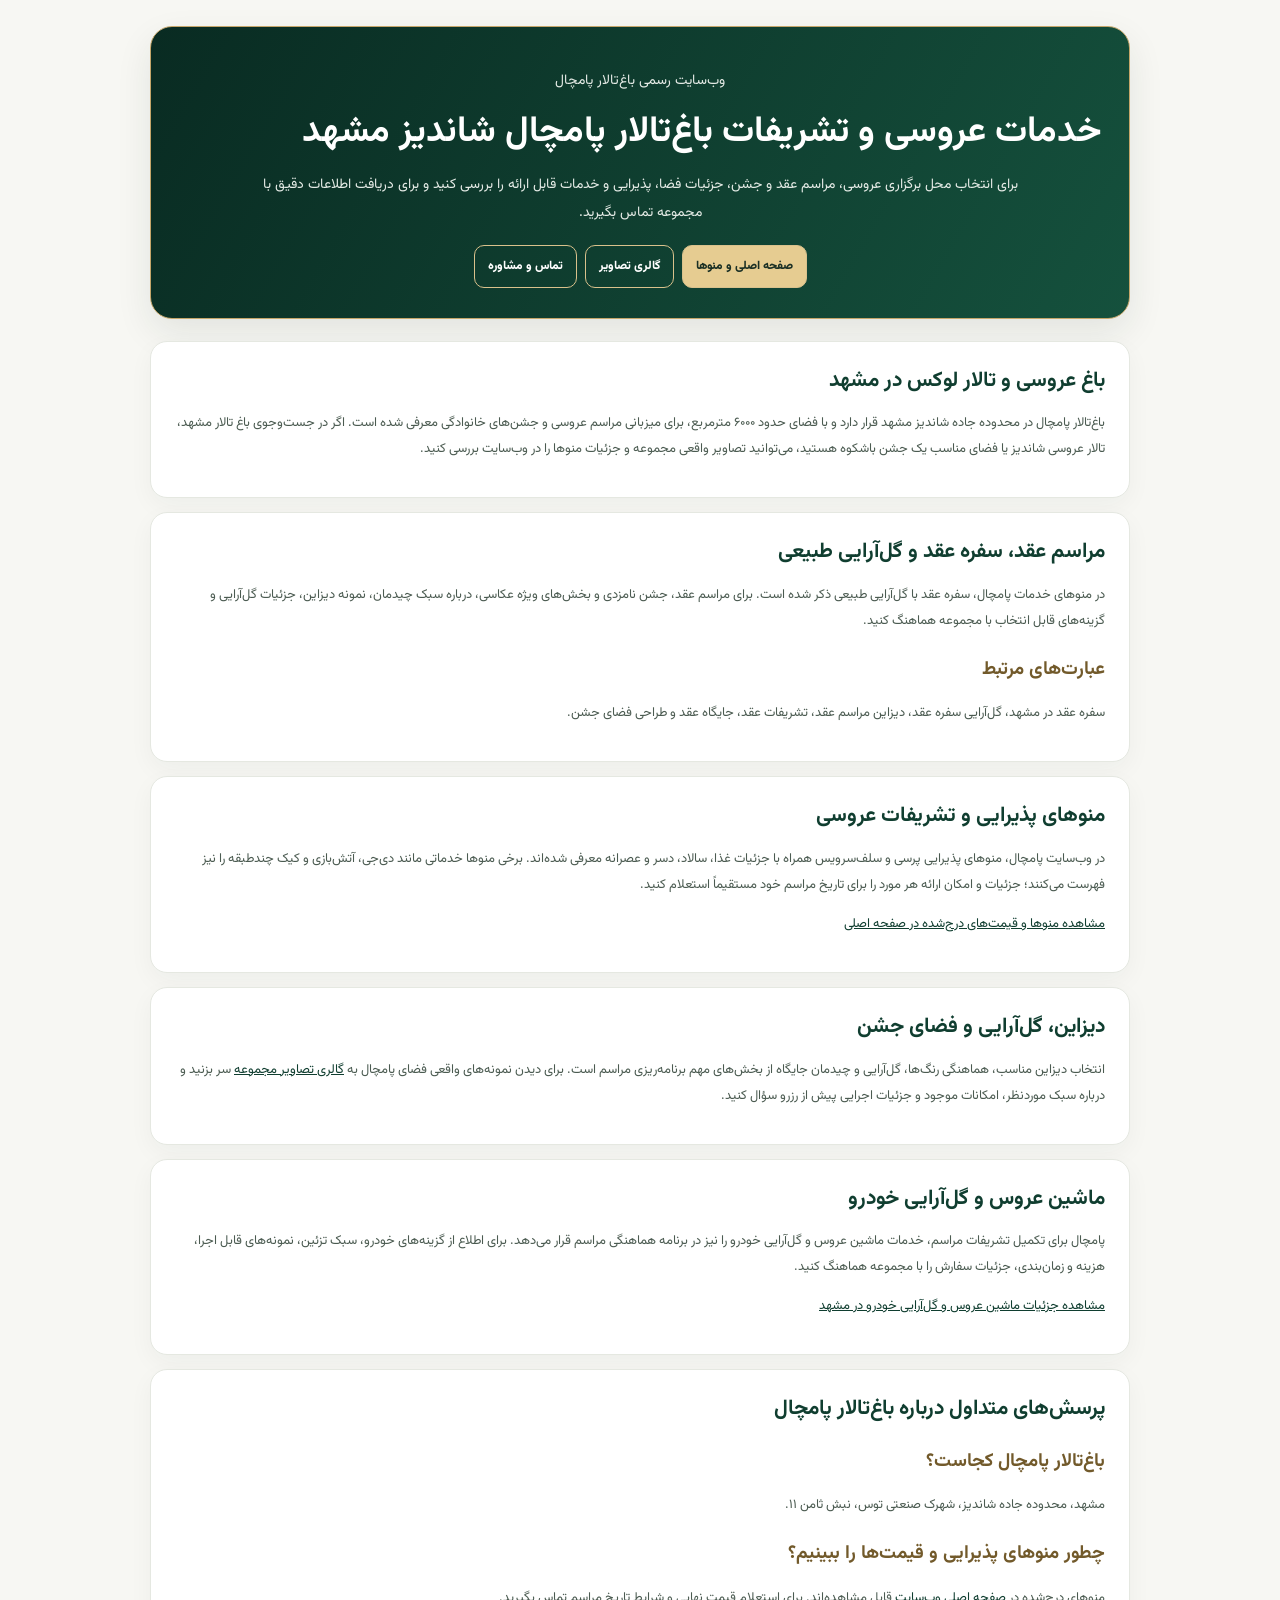
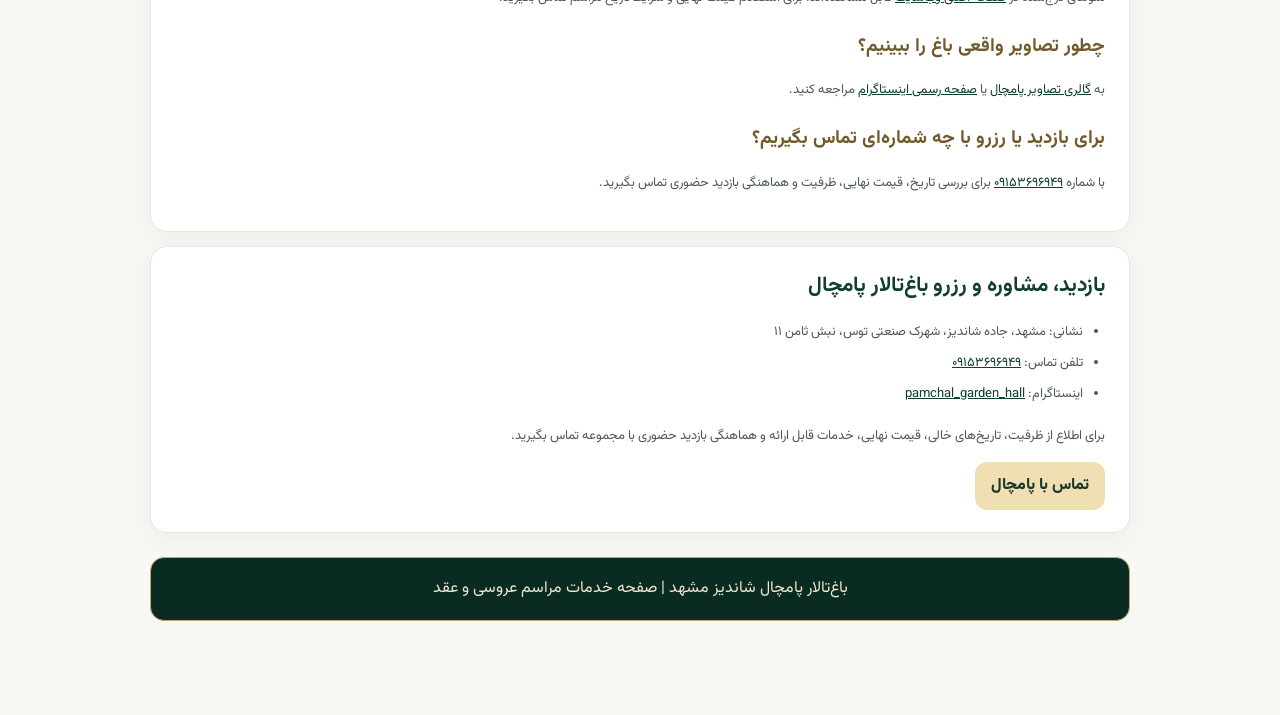
<file: wedding-services.html>
<!doctype html>
<html lang="fa" dir="rtl">
<head>
<meta charset="utf-8"><meta name="viewport" content="width=device-width, initial-scale=1">
<meta name="robots" content="index,follow,max-image-preview:large">
<title>خدمات عروسی، سفره عقد و گل‌آرایی | باغ‌تالار پامچال شاندیز مشهد</title>
<meta name="description" content="خدمات باغ‌تالار پامچال شاندیز مشهد؛ فضای باغ عروسی، منوهای پذیرایی، سفره عقد با گل‌آرایی طبیعی و هماهنگی مراسم. تماس و بازدید حضوری.">
<link rel="canonical" href="https://pamchal.vercel.app/wedding-services.html">
<meta property="og:type" content="website"><meta property="og:locale" content="fa_IR">
<meta property="og:title" content="خدمات عروسی و تشریفات باغ‌تالار پامچال">
<meta property="og:description" content="اطلاعات خدمات مراسم عروسی، سفره عقد، گل‌آرایی طبیعی و منوهای پذیرایی پامچال در مشهد.">
<meta property="og:url" content="https://pamchal.vercel.app/wedding-services.html">
<link href="https://fonts.googleapis.com/css2?family=Vazirmatn:wght@400;500;600;700;800;900&display=swap" rel="stylesheet">
<style>
:root{--green:#073b2d;--green2:#0d5942;--gold:#c7a45b;--ink:#24332c;--paper:#f7f5ef}
*{box-sizing:border-box}body{margin:0;background:var(--paper);color:var(--ink);font-family:Vazirmatn,sans-serif;line-height:2}
.wrap{width:min(960px,calc(100% - 28px));margin:auto}
header{margin:22px auto 18px;padding:34px 24px;border-radius:24px;background:linear-gradient(135deg,var(--green),var(--green2));color:white;border:1px solid var(--gold);text-align:center}
h1{font-size:clamp(25px,5vw,38px);line-height:1.6;color:#f4dfad;margin:8px 0}
header p{max-width:760px;margin:10px auto;color:#f4f5f2}
nav{display:flex;gap:10px;justify-content:center;flex-wrap:wrap;margin-top:20px}
a{color:var(--green2)}nav a,.cta{display:inline-block;padding:9px 16px;border-radius:12px;background:#f1dfb4;color:#18392c;text-decoration:none;font-weight:800}
section{background:#fff;border:1px solid #e6dfcf;border-radius:18px;padding:22px;margin:16px 0;box-shadow:0 8px 24px #23372a0b}
h2{color:var(--green);font-size:23px;margin:0 0 10px}h3{color:#725a2b;margin:18px 0 4px}
ul{padding-right:22px}li{margin:5px 0}.muted{color:#5d6a62}.contact{background:#eef3ed;border-right:4px solid var(--gold)}
footer{text-align:center;padding:24px;color:#56645b}
@media(max-width:600px){header{padding:25px 17px}section{padding:18px}h2{font-size:20px}}
</style>
<script type="application/ld+json">
{"@context":"https://schema.org","@type":"EventVenue","name":"باغ‌تالار پامچال شاندیز","url":"https://pamchal.vercel.app/","telephone":"+989153696949","address":{"@type":"PostalAddress","streetAddress":"جاده شاندیز، شهرک صنعتی توس، نبش ثامن ۱۱","addressLocality":"مشهد","addressRegion":"خراسان رضوی","addressCountry":"IR"},"sameAs":["https://www.instagram.com/pamchal_garden_hall/"]}
</script>
<script type="application/ld+json">
{"@context":"https://schema.org","@type":"FAQPage","mainEntity":[
{"@type":"Question","name":"باغ‌تالار پامچال کجاست؟","acceptedAnswer":{"@type":"Answer","text":"باغ‌تالار پامچال در مشهد، محدوده جاده شاندیز، شهرک صنعتی توس، نبش ثامن ۱۱ قرار دارد."}},
{"@type":"Question","name":"چطور منوهای پذیرایی و قیمت‌ها را ببینیم؟","acceptedAnswer":{"@type":"Answer","text":"منوهای پذیرایی و قیمت‌های درج‌شده در صفحه اصلی وب‌سایت پامچال قابل مشاهده است؛ برای استعلام نهایی با مجموعه تماس بگیرید."}},
{"@type":"Question","name":"چطور تصاویر باغ‌تالار پامچال را ببینیم؟","acceptedAnswer":{"@type":"Answer","text":"تصاویر مجموعه در گالری وب‌سایت و صفحه رسمی اینستاگرام باغ‌تالار پامچال منتشر شده‌اند."}},
{"@type":"Question","name":"چطور برای بازدید یا رزرو مراسم هماهنگ کنیم؟","acceptedAnswer":{"@type":"Answer","text":"برای بررسی تاریخ، قیمت نهایی، ظرفیت و هماهنگی بازدید حضوری با شماره ۰۹۱۵۳۶۹۶۹۴۹ تماس بگیرید."}}
]}</script>
  <link rel="stylesheet" href="/pamchal-subpages.css?v=20261118-clean">
</head>
<body><div class="wrap">
<header><p>وب‌سایت رسمی باغ‌تالار پامچال</p>
<h1>خدمات عروسی و تشریفات باغ‌تالار پامچال شاندیز مشهد</h1>
<p>برای انتخاب محل برگزاری عروسی، مراسم عقد و جشن، جزئیات فضا، پذیرایی و خدمات قابل ارائه را بررسی کنید و برای دریافت اطلاعات دقیق با مجموعه تماس بگیرید.</p>
<nav><a href="/">صفحه اصلی و منوها</a><a href="/gallery.html">گالری تصاویر</a><a href="tel:+989153696949">تماس و مشاوره</a></nav></header>
<main>
<section><h2>باغ عروسی و تالار لوکس در مشهد</h2><p>باغ‌تالار پامچال در محدوده جاده شاندیز مشهد قرار دارد و با فضای حدود ۶۰۰۰ مترمربع، برای میزبانی مراسم عروسی و جشن‌های خانوادگی معرفی شده است. اگر در جست‌وجوی باغ تالار مشهد، تالار عروسی شاندیز یا فضای مناسب یک جشن باشکوه هستید، می‌توانید تصاویر واقعی مجموعه و جزئیات منوها را در وب‌سایت بررسی کنید.</p></section>
<section><h2>مراسم عقد، سفره عقد و گل‌آرایی طبیعی</h2><p>در منوهای خدمات پامچال، سفره عقد با گل‌آرایی طبیعی ذکر شده است. برای مراسم عقد، جشن نامزدی و بخش‌های ویژه عکاسی، درباره سبک چیدمان، نمونه دیزاین، جزئیات گل‌آرایی و گزینه‌های قابل انتخاب با مجموعه هماهنگ کنید.</p><h3>عبارت‌های مرتبط</h3><p class="muted">سفره عقد در مشهد، گل‌آرایی سفره عقد، دیزاین مراسم عقد، تشریفات عقد، جایگاه عقد و طراحی فضای جشن.</p></section>
<section><h2>منوهای پذیرایی و تشریفات عروسی</h2><p>در وب‌سایت پامچال، منوهای پذیرایی پرسی و سلف‌سرویس همراه با جزئیات غذا، سالاد، دسر و عصرانه معرفی شده‌اند. برخی منوها خدماتی مانند دی‌جی، آتش‌بازی و کیک چندطبقه را نیز فهرست می‌کنند؛ جزئیات و امکان ارائه هر مورد را برای تاریخ مراسم خود مستقیماً استعلام کنید.</p><p><a href="/">مشاهده منوها و قیمت‌های درج‌شده در صفحه اصلی</a></p></section>
<section><h2>دیزاین، گل‌آرایی و فضای جشن</h2><p>انتخاب دیزاین مناسب، هماهنگی رنگ‌ها، گل‌آرایی و چیدمان جایگاه از بخش‌های مهم برنامه‌ریزی مراسم است. برای دیدن نمونه‌های واقعی فضای پامچال به <a href="/gallery.html">گالری تصاویر مجموعه</a> سر بزنید و درباره سبک موردنظر، امکانات موجود و جزئیات اجرایی پیش از رزرو سؤال کنید.</p></section>
<section><h2>ماشین عروس و گل‌آرایی خودرو</h2><p>پامچال برای تکمیل تشریفات مراسم، خدمات ماشین عروس و گل‌آرایی خودرو را نیز در برنامه هماهنگی مراسم قرار می‌دهد. برای اطلاع از گزینه‌های خودرو، سبک تزئین، نمونه‌های قابل اجرا، هزینه و زمان‌بندی، جزئیات سفارش را با مجموعه هماهنگ کنید.</p><p><a href="/bridal-car.html">مشاهده جزئیات ماشین عروس و گل‌آرایی خودرو در مشهد</a></p></section>
<section><h2>پرسش‌های متداول درباره باغ‌تالار پامچال</h2>
<h3>باغ‌تالار پامچال کجاست؟</h3><p>مشهد، محدوده جاده شاندیز، شهرک صنعتی توس، نبش ثامن ۱۱.</p>
<h3>چطور منوهای پذیرایی و قیمت‌ها را ببینیم؟</h3><p>منوهای درج‌شده در <a href="/">صفحه اصلی وب‌سایت</a> قابل مشاهده‌اند. برای استعلام قیمت نهایی و شرایط تاریخ مراسم تماس بگیرید.</p>
<h3>چطور تصاویر واقعی باغ را ببینیم؟</h3><p>به <a href="/gallery.html">گالری تصاویر پامچال</a> یا <a href="https://www.instagram.com/pamchal_garden_hall/" target="_blank" rel="noopener">صفحه رسمی اینستاگرام</a> مراجعه کنید.</p>
<h3>برای بازدید یا رزرو با چه شماره‌ای تماس بگیریم؟</h3><p>با شماره <a href="tel:+989153696949">۰۹۱۵۳۶۹۶۹۴۹</a> برای بررسی تاریخ، قیمت نهایی، ظرفیت و هماهنگی بازدید حضوری تماس بگیرید.</p></section>
<section class="contact"><h2>بازدید، مشاوره و رزرو باغ‌تالار پامچال</h2><ul><li>نشانی: مشهد، جاده شاندیز، شهرک صنعتی توس، نبش ثامن ۱۱</li><li>تلفن تماس: <a href="tel:+989153696949">۰۹۱۵۳۶۹۶۹۴۹</a></li><li>اینستاگرام: <a href="https://www.instagram.com/pamchal_garden_hall/" target="_blank" rel="noopener">pamchal_garden_hall</a></li></ul><p>برای اطلاع از ظرفیت، تاریخ‌های خالی، قیمت نهایی، خدمات قابل ارائه و هماهنگی بازدید حضوری با مجموعه تماس بگیرید.</p><a class="cta" href="tel:+989153696949">تماس با پامچال</a></section>
</main><footer>باغ‌تالار پامچال شاندیز مشهد | صفحه خدمات مراسم عروسی و عقد</footer>
</div></body></html>
</file>
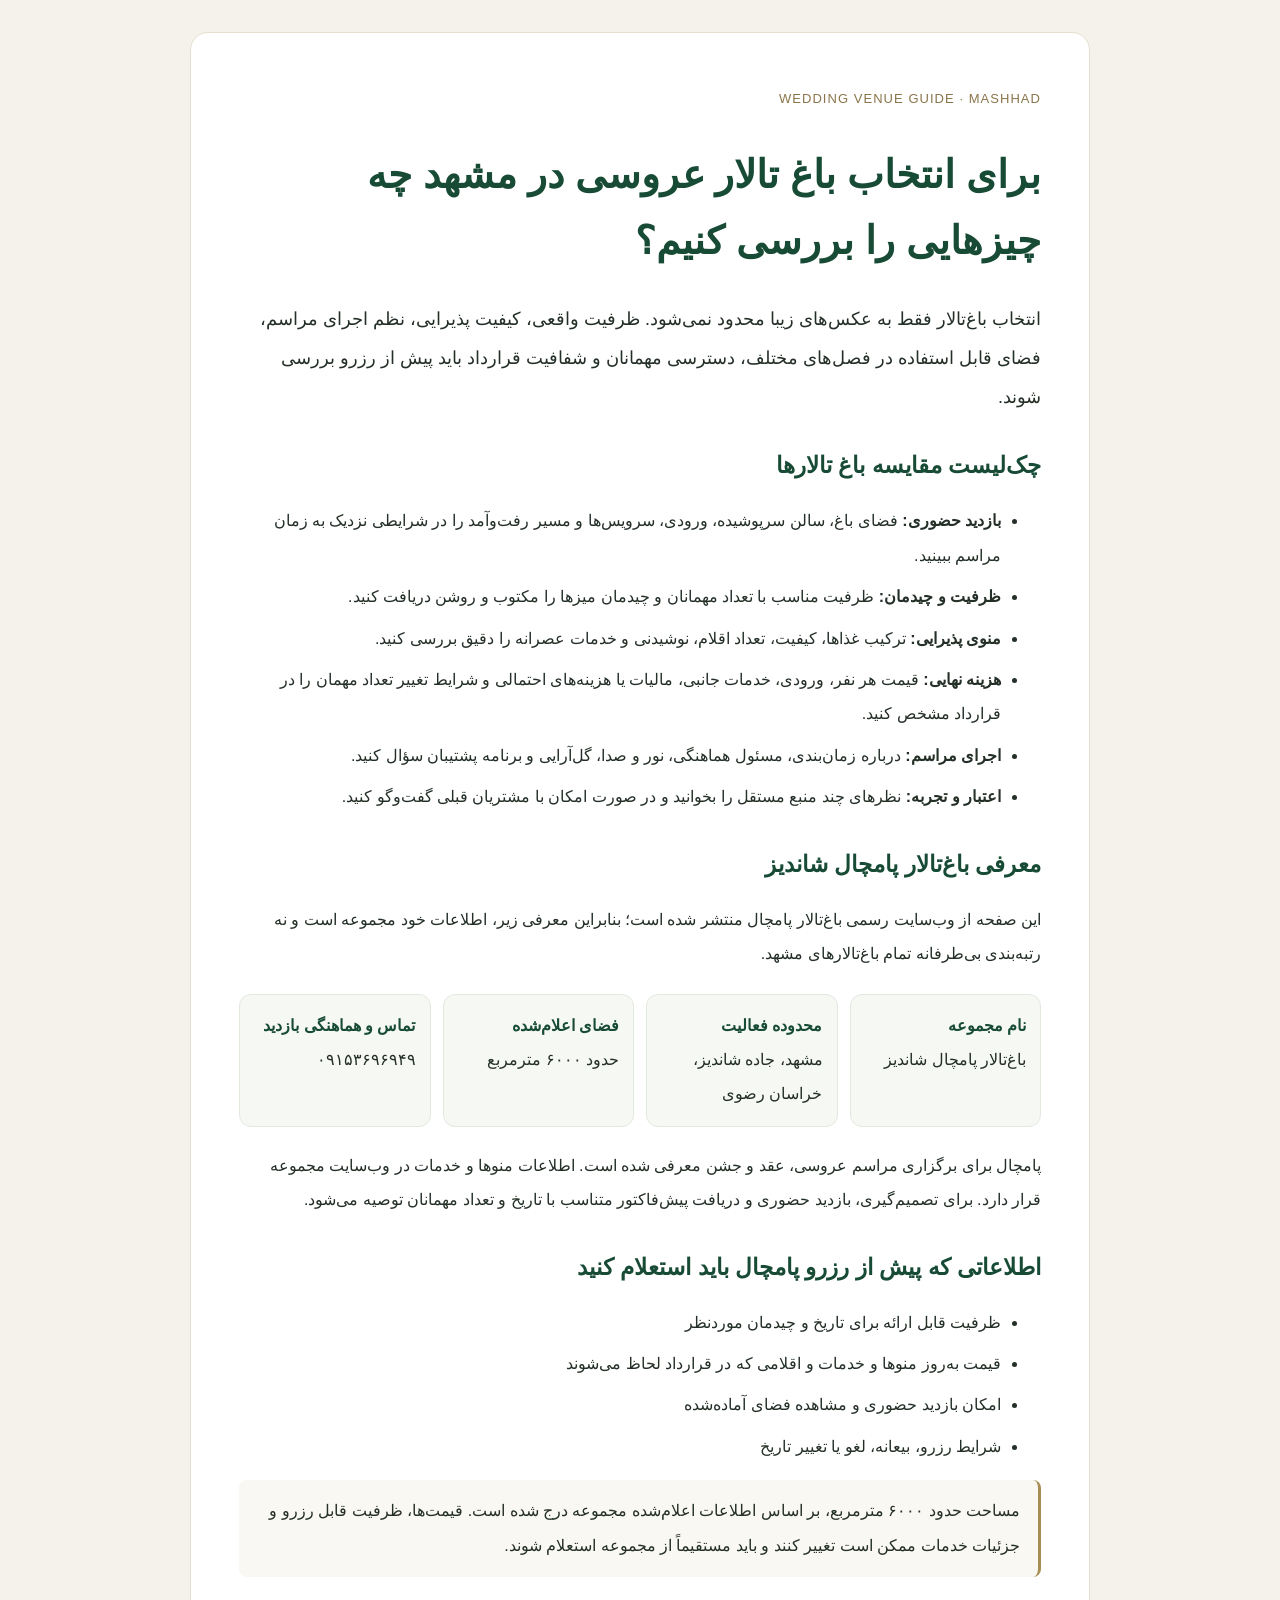
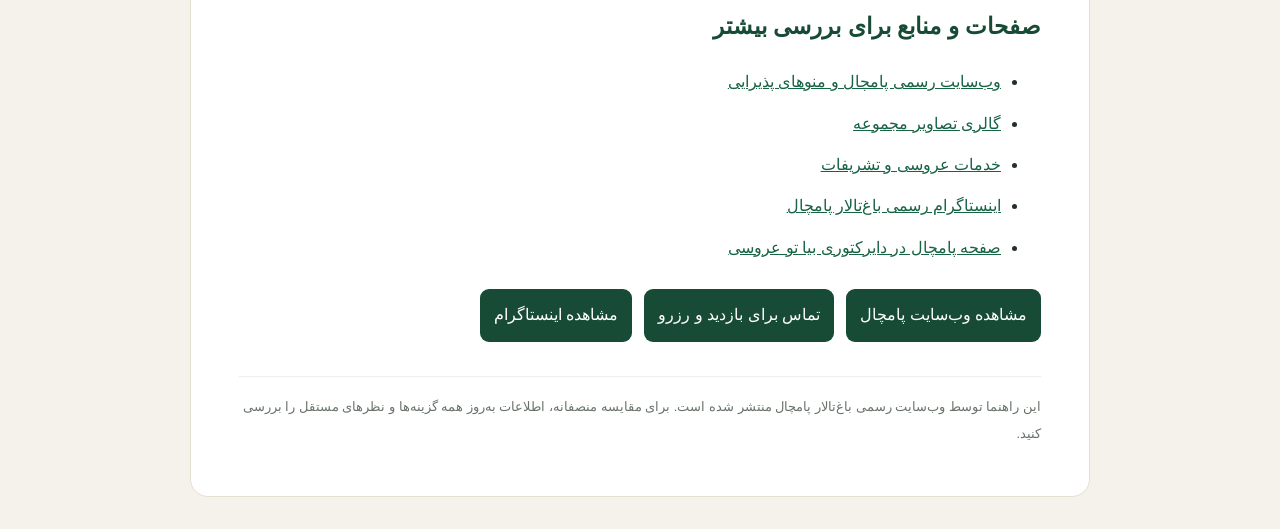
<file: wedding-venues-mashhad.html>
<!doctype html>
<html lang="fa" dir="rtl">
<head>
<meta charset="utf-8">
<meta name="viewport" content="width=device-width, initial-scale=1">
<meta name="robots" content="index,follow,max-image-preview:large">
<title>راهنمای انتخاب باغ تالار عروسی در مشهد | معرفی باغ‌تالار پامچال شاندیز</title>
<meta name="description" content="راهنمای بررسی باغ تالار عروسی در مشهد و شاندیز؛ معیارهای انتخاب، بررسی منو و خدمات، بازدید حضوری و معرفی شفاف باغ‌تالار پامچال شاندیز.">
<link rel="canonical" href="https://pamchal.vercel.app/wedding-venues-mashhad.html">
<meta property="og:type" content="article">
<meta property="og:locale" content="fa_IR">
<meta property="og:title" content="راهنمای انتخاب باغ تالار عروسی در مشهد | پامچال شاندیز">
<meta property="og:description" content="معیارهای مقایسه باغ تالارهای مشهد و اطلاعات رسمی باغ‌تالار پامچال شاندیز.">
<meta property="og:url" content="https://pamchal.vercel.app/wedding-venues-mashhad.html">
<script type="application/ld+json">
{
  "@context":"https://schema.org",
  "@graph":[
    {
      "@type":"WebPage",
      "@id":"https://pamchal.vercel.app/wedding-venues-mashhad.html#page",
      "url":"https://pamchal.vercel.app/wedding-venues-mashhad.html",
      "name":"راهنمای انتخاب باغ تالار عروسی در مشهد",
      "description":"راهنمای انتخاب محل برگزاری عروسی در مشهد و معرفی اطلاعات رسمی باغ‌تالار پامچال شاندیز.",
      "inLanguage":"fa-IR",
      "about":{"@id":"https://pamchal.vercel.app/#venue"},
      "publisher":{"@id":"https://pamchal.vercel.app/#venue"}
    },
    {
      "@type":"EventVenue",
      "@id":"https://pamchal.vercel.app/#venue",
      "name":"باغ‌تالار پامچال شاندیز",
      "alternateName":["باغ تالار پامچال مشهد","PAMCHAL Garden Hall"],
      "url":"https://pamchal.vercel.app/",
      "telephone":"+989153696949",
      "address":{
        "@type":"PostalAddress",
        "streetAddress":"جاده شاندیز، بعد از ویرانی، شهرک صنعتی توس، نبش ثامن ۱۱",
        "addressLocality":"مشهد",
        "addressRegion":"خراسان رضوی",
        "addressCountry":"IR"
      },
      "sameAs":[
        "https://www.instagram.com/pamchal_garden_hall/",
        "https://www.bia2aroosi.com/pamchal-garden/%D8%A8%D8%A7%D8%BA%D8%B3%D8%B1%D8%A7-%D9%88-%D8%AA%D8%A7%D9%84%D8%A7%D8%B1-%D9%BE%D8%A7%D9%85%DA%86%D8%A7%D9%84",
        "https://nshn.ir/44_b10Qp5JLVH2"
      ]
    }
  ]
}
</script>
<style>
*{box-sizing:border-box}body{margin:0;background:#f4f2eb;color:#243027;font-family:Tahoma,Arial,sans-serif;line-height:2.15}main{max-width:900px;margin:32px auto;padding:clamp(20px,5vw,48px);background:#fff;border:1px solid #e5dfcf;border-radius:18px}h1,h2,h3{color:#174b35;line-height:1.7}h1{font-size:clamp(27px,5vw,39px)}h2{margin-top:30px;font-size:23px}.eyebrow{color:#8a754a;font-size:13px;letter-spacing:.08em}.lead{font-size:18px}.facts{display:grid;grid-template-columns:repeat(auto-fit,minmax(180px,1fr));gap:12px;margin:22px 0}.fact{padding:14px;background:#f6f8f4;border:1px solid #e2e9df;border-radius:12px}.fact strong{display:block;color:#174b35}.links{display:flex;gap:12px;flex-wrap:wrap;margin-top:24px}.links a{padding:9px 14px;border-radius:9px;background:#174b35;color:white;text-decoration:none}a{color:#176344}li{margin:7px 0}.note{padding:14px 18px;border-right:3px solid #a88d54;background:#faf8f2;border-radius:8px}footer{margin-top:34px;padding-top:16px;border-top:1px solid #eee;color:#68736a;font-size:13px}
</style>
</head>
<body>
<main>
<span class="eyebrow">WEDDING VENUE GUIDE · MASHHAD</span>
<h1>برای انتخاب باغ تالار عروسی در مشهد چه چیزهایی را بررسی کنیم؟</h1>
<p class="lead">انتخاب باغ‌تالار فقط به عکس‌های زیبا محدود نمی‌شود. ظرفیت واقعی، کیفیت پذیرایی، نظم اجرای مراسم، فضای قابل استفاده در فصل‌های مختلف، دسترسی مهمانان و شفافیت قرارداد باید پیش از رزرو بررسی شوند.</p>

<h2>چک‌لیست مقایسه باغ تالارها</h2>
<ul>
<li><strong>بازدید حضوری:</strong> فضای باغ، سالن سرپوشیده، ورودی، سرویس‌ها و مسیر رفت‌وآمد را در شرایطی نزدیک به زمان مراسم ببینید.</li>
<li><strong>ظرفیت و چیدمان:</strong> ظرفیت مناسب با تعداد مهمانان و چیدمان میزها را مکتوب و روشن دریافت کنید.</li>
<li><strong>منوی پذیرایی:</strong> ترکیب غذاها، کیفیت، تعداد اقلام، نوشیدنی و خدمات عصرانه را دقیق بررسی کنید.</li>
<li><strong>هزینه نهایی:</strong> قیمت هر نفر، ورودی، خدمات جانبی، مالیات یا هزینه‌های احتمالی و شرایط تغییر تعداد مهمان را در قرارداد مشخص کنید.</li>
<li><strong>اجرای مراسم:</strong> درباره زمان‌بندی، مسئول هماهنگی، نور و صدا، گل‌آرایی و برنامه پشتیبان سؤال کنید.</li>
<li><strong>اعتبار و تجربه:</strong> نظرهای چند منبع مستقل را بخوانید و در صورت امکان با مشتریان قبلی گفت‌وگو کنید.</li>
</ul>

<h2>معرفی باغ‌تالار پامچال شاندیز</h2>
<p>این صفحه از وب‌سایت رسمی باغ‌تالار پامچال منتشر شده است؛ بنابراین معرفی زیر، اطلاعات خود مجموعه است و نه رتبه‌بندی بی‌طرفانه تمام باغ‌تالارهای مشهد.</p>
<div class="facts">
<div class="fact"><strong>نام مجموعه</strong>باغ‌تالار پامچال شاندیز</div>
<div class="fact"><strong>محدوده فعالیت</strong>مشهد، جاده شاندیز، خراسان رضوی</div>
<div class="fact"><strong>فضای اعلام‌شده</strong>حدود ۶۰۰۰ مترمربع</div>
<div class="fact"><strong>تماس و هماهنگی بازدید</strong><span dir="ltr">۰۹۱۵۳۶۹۶۹۴۹</span></div>
</div>
<p>پامچال برای برگزاری مراسم عروسی، عقد و جشن معرفی شده است. اطلاعات منوها و خدمات در وب‌سایت مجموعه قرار دارد. برای تصمیم‌گیری، بازدید حضوری و دریافت پیش‌فاکتور متناسب با تاریخ و تعداد مهمانان توصیه می‌شود.</p>

<h2>اطلاعاتی که پیش از رزرو پامچال باید استعلام کنید</h2>
<ul>
<li>ظرفیت قابل ارائه برای تاریخ و چیدمان موردنظر</li>
<li>قیمت به‌روز منوها و خدمات و اقلامی که در قرارداد لحاظ می‌شوند</li>
<li>امکان بازدید حضوری و مشاهده فضای آماده‌شده</li>
<li>شرایط رزرو، بیعانه، لغو یا تغییر تاریخ</li>
</ul>
<p class="note">مساحت حدود ۶۰۰۰ مترمربع، بر اساس اطلاعات اعلام‌شده مجموعه درج شده است. قیمت‌ها، ظرفیت قابل رزرو و جزئیات خدمات ممکن است تغییر کنند و باید مستقیماً از مجموعه استعلام شوند.</p>

<h2>صفحات و منابع برای بررسی بیشتر</h2>
<ul>
<li><a href="https://pamchal.vercel.app/">وب‌سایت رسمی پامچال و منوهای پذیرایی</a></li>
<li><a href="https://pamchal.vercel.app/gallery.html">گالری تصاویر مجموعه</a></li>
<li><a href="https://pamchal.vercel.app/wedding-services.html">خدمات عروسی و تشریفات</a></li>
<li><a href="https://www.instagram.com/pamchal_garden_hall/">اینستاگرام رسمی باغ‌تالار پامچال</a></li>
<li><a href="https://www.bia2aroosi.com/pamchal-garden/%D8%A8%D8%A7%D8%BA%D8%B3%D8%B1%D8%A7-%D9%88-%D8%AA%D8%A7%D9%84%D8%A7%D8%B1-%D9%BE%D8%A7%D9%85%DA%86%D8%A7%D9%84">صفحه پامچال در دایرکتوری بیا تو عروسی</a></li>
</ul>
<div class="links">
<a href="https://pamchal.vercel.app/">مشاهده وب‌سایت پامچال</a>
<a href="tel:+989153696949">تماس برای بازدید و رزرو</a>
<a href="https://www.instagram.com/pamchal_garden_hall/">مشاهده اینستاگرام</a>
</div>
<footer>این راهنما توسط وب‌سایت رسمی باغ‌تالار پامچال منتشر شده است. برای مقایسه منصفانه، اطلاعات به‌روز همه گزینه‌ها و نظرهای مستقل را بررسی کنید.</footer>
</main>
</body>
</html>
</file>
<file: pamchal-subpages.css>
/* Shared editorial system for PAMCHAL secondary pages */
:root{--p-green:#103e30;--p-dark:#092b22;--p-gold:#c5a66a;--p-ink:#26352d;--p-muted:#65736b;--p-paper:#f7f7f3;--p-line:#e5e8e1}
*{box-sizing:border-box}
html{scroll-behavior:smooth}
body{margin:0!important;padding:26px 16px 70px!important;background:var(--p-paper)!important;color:var(--p-ink)!important;font-family:"Vazirmatn",Tahoma,sans-serif!important;line-height:1.9!important}
body>main,body>.wrap{width:min(980px,100%);margin:0 auto!important;padding:0!important}
body>main>header,body>.wrap>header{padding:30px 28px!important;margin:0 0 22px!important;background:linear-gradient(120deg,var(--p-dark),#15513d)!important;border:1px solid var(--p-gold)!important;border-radius:22px!important;box-shadow:0 14px 36px rgba(18,48,35,.09)!important;color:#fff!important}
body header h1{margin:6px 0 10px!important;color:#fff!important;font-size:clamp(25px,4vw,36px)!important;line-height:1.55!important;text-align:right!important}
body header p{color:#e5ebe6!important;font-size:14px!important;line-height:2!important}
body header nav,body nav.actions{display:flex;flex-wrap:wrap;gap:8px!important;margin-top:18px!important}
body header nav a,body nav.actions a{display:inline-flex;align-items:center;justify-content:center;padding:9px 13px!important;border:1px solid #d9c18c!important;border-radius:10px!important;background:transparent!important;color:#fff!important;font-size:12px!important;font-weight:800!important;text-decoration:none!important}
body header nav a:first-child,body nav.actions a.primary{background:#e6cc91!important;color:#1b3025!important}
body main>section,body .wrap>main>section,body>main>section{margin:14px 0!important;padding:22px 24px!important;background:#fff!important;border:1px solid var(--p-line)!important;border-radius:17px!important;box-shadow:0 8px 24px rgba(18,48,35,.045)!important}
body h2{margin:0 0 10px!important;color:var(--p-green)!important;font-size:21px!important;line-height:1.6!important}
body p,body li,body dd{color:#4b5b51!important;font-size:13px!important;line-height:2!important}
body a{color:var(--p-green)}
body img{max-width:100%;height:auto}
body .grid{display:grid;grid-template-columns:repeat(2,minmax(0,1fr));gap:12px}
body .grid figure,body figure{margin:0;padding:8px;background:#fff;border:1px solid var(--p-line);border-radius:14px;overflow:hidden}
body .grid img,body figure img{display:block;width:100%;height:auto;max-height:460px;object-fit:cover;border-radius:9px}
body figcaption{padding:8px 4px;color:var(--p-muted);font-size:11px}
body dl{display:grid;grid-template-columns:180px 1fr;gap:8px 14px}
body dt{font-weight:900;color:var(--p-green);font-size:13px}
body dd{margin:0;padding-bottom:8px;border-bottom:1px solid var(--p-line)}
body footer{max-width:980px;margin:24px auto!important;padding:16px!important;text-align:center;background:var(--p-dark)!important;color:#f2e7ce!important;border:1px solid var(--p-gold);border-radius:14px}
@media(max-width:640px){
 body{padding:12px 10px 72px!important}
 body>main>header,body>.wrap>header{padding:20px 16px!important;border-radius:16px!important}
 body header h1{font-size:23px!important}
 body header p{font-size:12px!important}
 body header nav a,body nav.actions a{flex:1 1 calc(50% - 8px);font-size:10px!important;padding:8px!important}
 body main>section,body .wrap>main>section,body>main>section{padding:15px 13px!important;border-radius:13px!important}
 body h2{font-size:18px!important}
 body p,body li,body dd{font-size:11px!important}
 body .grid{grid-template-columns:1fr 1fr;gap:7px}
 body .grid img,body figure img{max-height:260px}
 body dl{grid-template-columns:1fr;gap:2px}
 body dd{padding-bottom:9px;margin-bottom:7px}
}
</file>
